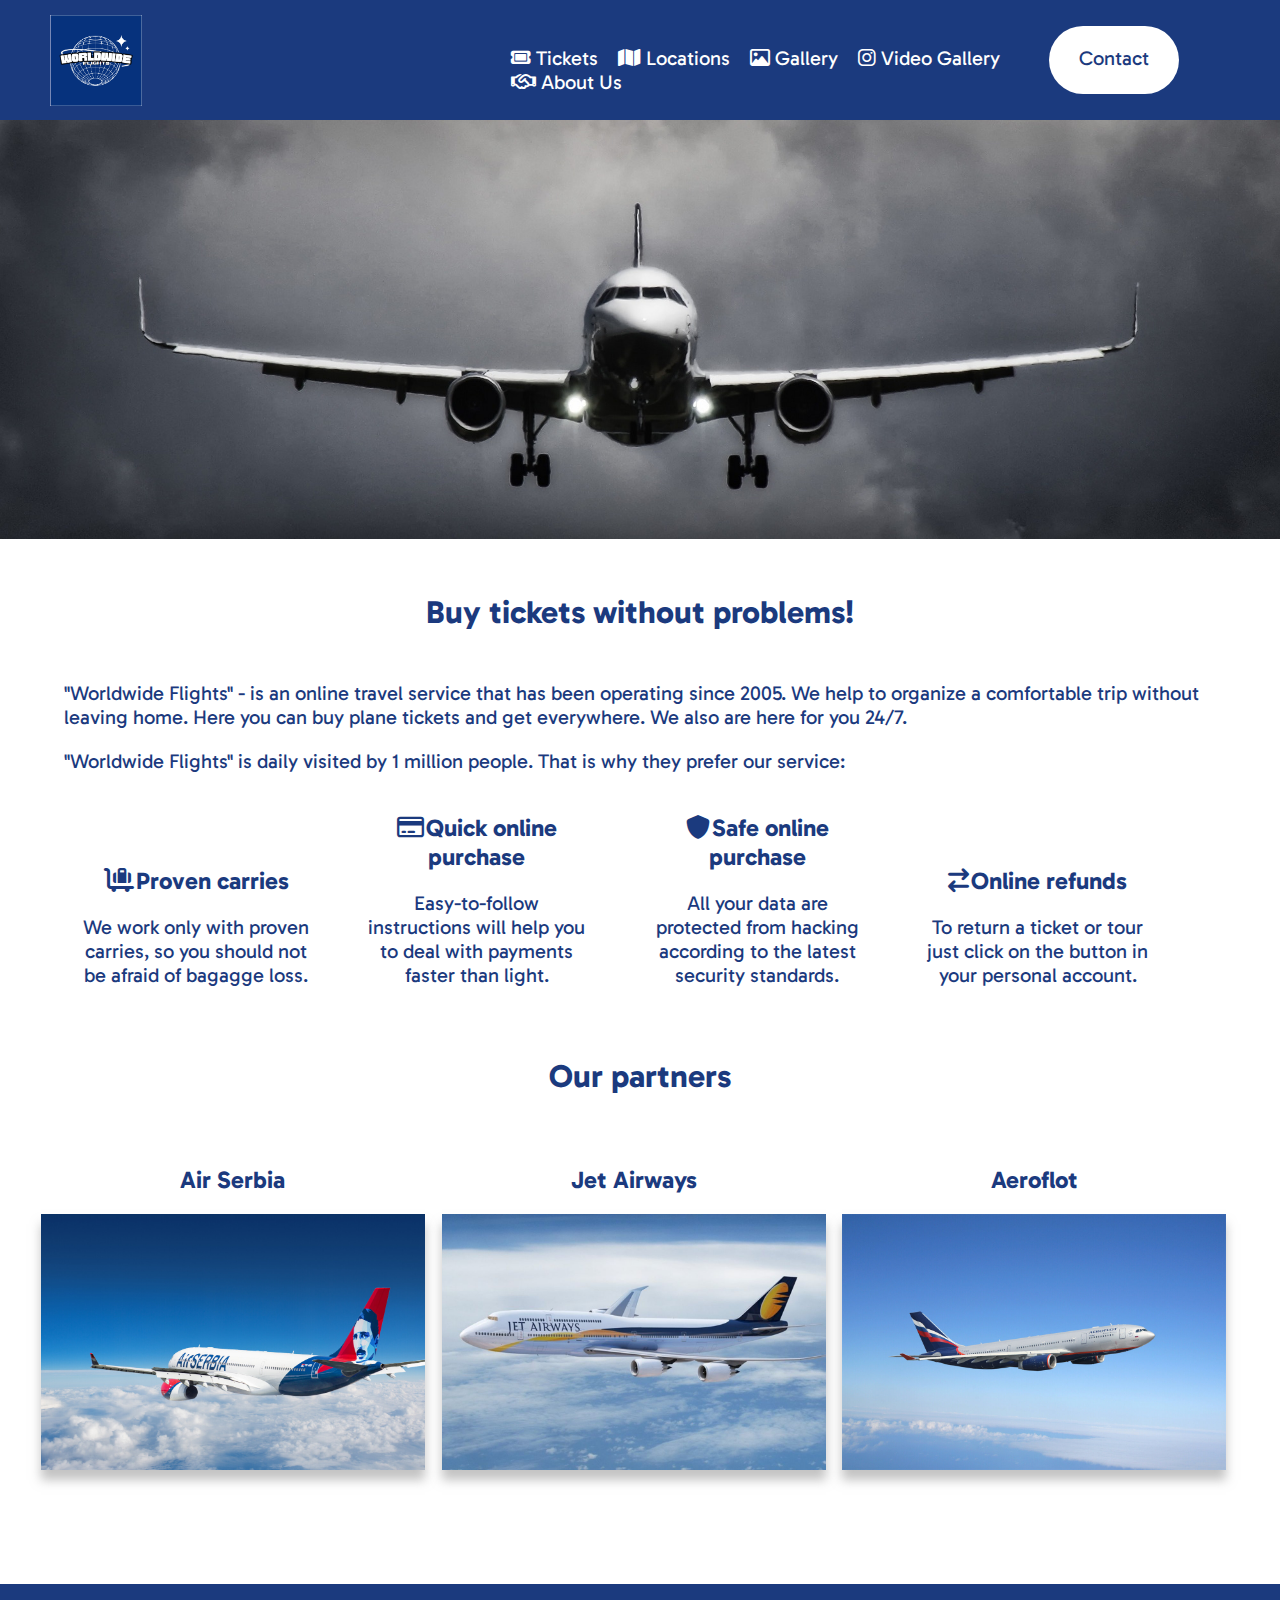
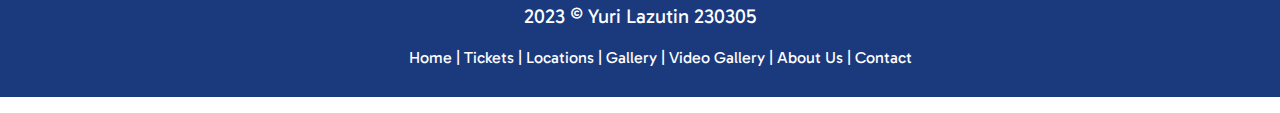
<file: Exam/index.html>
<!DOCTYPE html>
<html lang="en">

<head>
    <!-- USEFULL : 'cdnjs' 'font-awesome', 'W3C(cheking your site)', 'Animate.css', 'Bootsteps', 'Pexels'-->
    <meta charset="UTF-8">
    <meta name="viewport" content="width=device-width, initial-scale=1.0">
    <!-- FONTS -->
    <link href="https://fonts.googleapis.com/css2?family=Gabarito&display=swap" rel="stylesheet">
    <link href="https://fonts.googleapis.com/css2?family=Roboto&display=swap" rel="stylesheet">
    <!-- ICONS -->
    <link rel="stylesheet" href="https://cdnjs.cloudflare.com/ajax/libs/font-awesome/6.4.2/css/all.min.css">
    <!-- CSS -->
    <link rel="stylesheet" href="styles/header-footer.css">
    <link rel="stylesheet" href="styles/style-home.css">
    <title>Home</title>
</head>

<body>
    <!-- HEADER -->
    <header>
        <a href="index.html"><img src="img/logo.jpg" alt="logo"></a>
        <nav>
            <ul>
                <a href="tickets.html">
                    <li><i class="fa-solid fa-ticket fa-sm"></i>Tickets</li>
                </a>
                <a href="locations.html">
                    <li><i class="fa-solid fa-map"></i>Locations</li>
                </a>
                <a href="gallery.html">
                    <li><i class="fa-regular fa-image"></i>Gallery</li>
                </a>
                <a href="video.html">
                    <li><i class="fa-brands fa-instagram"></i>Video Gallery</li>
                </a>
                <a href="about.html">
                    <li><i class="fa-regular fa-handshake"></i>About Us</li>
                </a>
            </ul>
            <a href="contact.html" class="contact">
                <p>Contact</p>
            </a>
        </nav>
    </header>
    <!-- END OF HEADER -->

    <!-- CONTENT -->
    <div class="wrapper">
        <!-- BANNER -->
        <div class="banner">
            <img src="img/banner.jpg" alt="banner">
        </div>
        <!-- END OF BANNER -->

        <!-- INFO -->
        <div class="info">
            <h1>Buy tickets without problems!</h1>
            <p>"Worldwide Flights" - is an online travel service that has been operating since 2005. We help to organize
                a comfortable trip without leaving home. Here you can buy plane tickets and get everywhere. We also are
                here for you 24/7.</p>
            <p>"Worldwide Flights" is daily visited by 1 million people. That is why they prefer our service:</p>
            <div class="pluses">
                <h2><i class="fa-solid fa-cart-flatbed-suitcase"></i>Proven carries</h2>
                <p>We work only with proven carries, so you should not be afraid of bagagge loss.</p>
            </div>
            <div class="pluses">
                <h2><i class="fa-regular fa-credit-card"></i>Quick online purchase</h2>
                <p>Easy-to-follow instructions will help you to deal with payments faster than light.</p>
            </div>
            <div class="pluses">
                <h2><i class="fa-solid fa-shield"></i>Safe online purchase</h2>
                <p>All your data are protected from hacking according to the latest security standards.</p>
            </div>
            <div class="pluses">
                <h2><i class="fa-solid fa-arrow-right-arrow-left"></i>Online refunds</h2>
                <p>To return a ticket or tour just click on the button in your personal account.</p>
            </div>
        </div>
        <!-- END OF INFO -->

        <!-- PARTNERS -->
        <div class="partners">
            <h1>Our partners</h1>
            <div class="name">
                <a href="https://airserbia.com/en">
                    <h2>Air Serbia</h2>
                </a>
                <img src="img/airserbia.jpg" alt="airserbia">
            </div>
            <div class="name">
                <a href="https://www.jetairways.com/">
                    <h2>Jet Airways</h2>
                </a>
                <img src="img/jetairways.jpg" alt="jetairways">
            </div>
            <div class="name">
                <a href="https://www.aeroflot.ru/xx-en">
                    <h2>Aeroflot</h2>
                </a>
                <img src="img/aeroflot.jpg" alt="aeroflot">
            </div>
        </div>
        <!-- END OF PARTNERS -->
    </div>
    <!-- END OF CONTENT -->

    <!-- FOOTER -->
    <footer>
        <p>2023 &copy; Yuri Lazutin 230305</p>
        <ul>
            <a href="index.html">
                <li>Home |</li>
            </a>
            <a href="tickets.html">
                <li>Tickets |</li>
            </a>
            <a href="locations.html">
                <li>Locations |</li>
            </a>
            <a href="gallery.html">
                <li>Gallery |</li>
            </a>
            <a href="video.html">
                <li>Video Gallery |</li>
            </a>
            <a href="about.html">
                <li>About Us |</li>
            </a>
            <a href="contact.html">
                <li>Contact</li>
            </a>
        </ul>
    </footer>
    <!-- END OF FOOTER -->
</body>

</html>
</file>
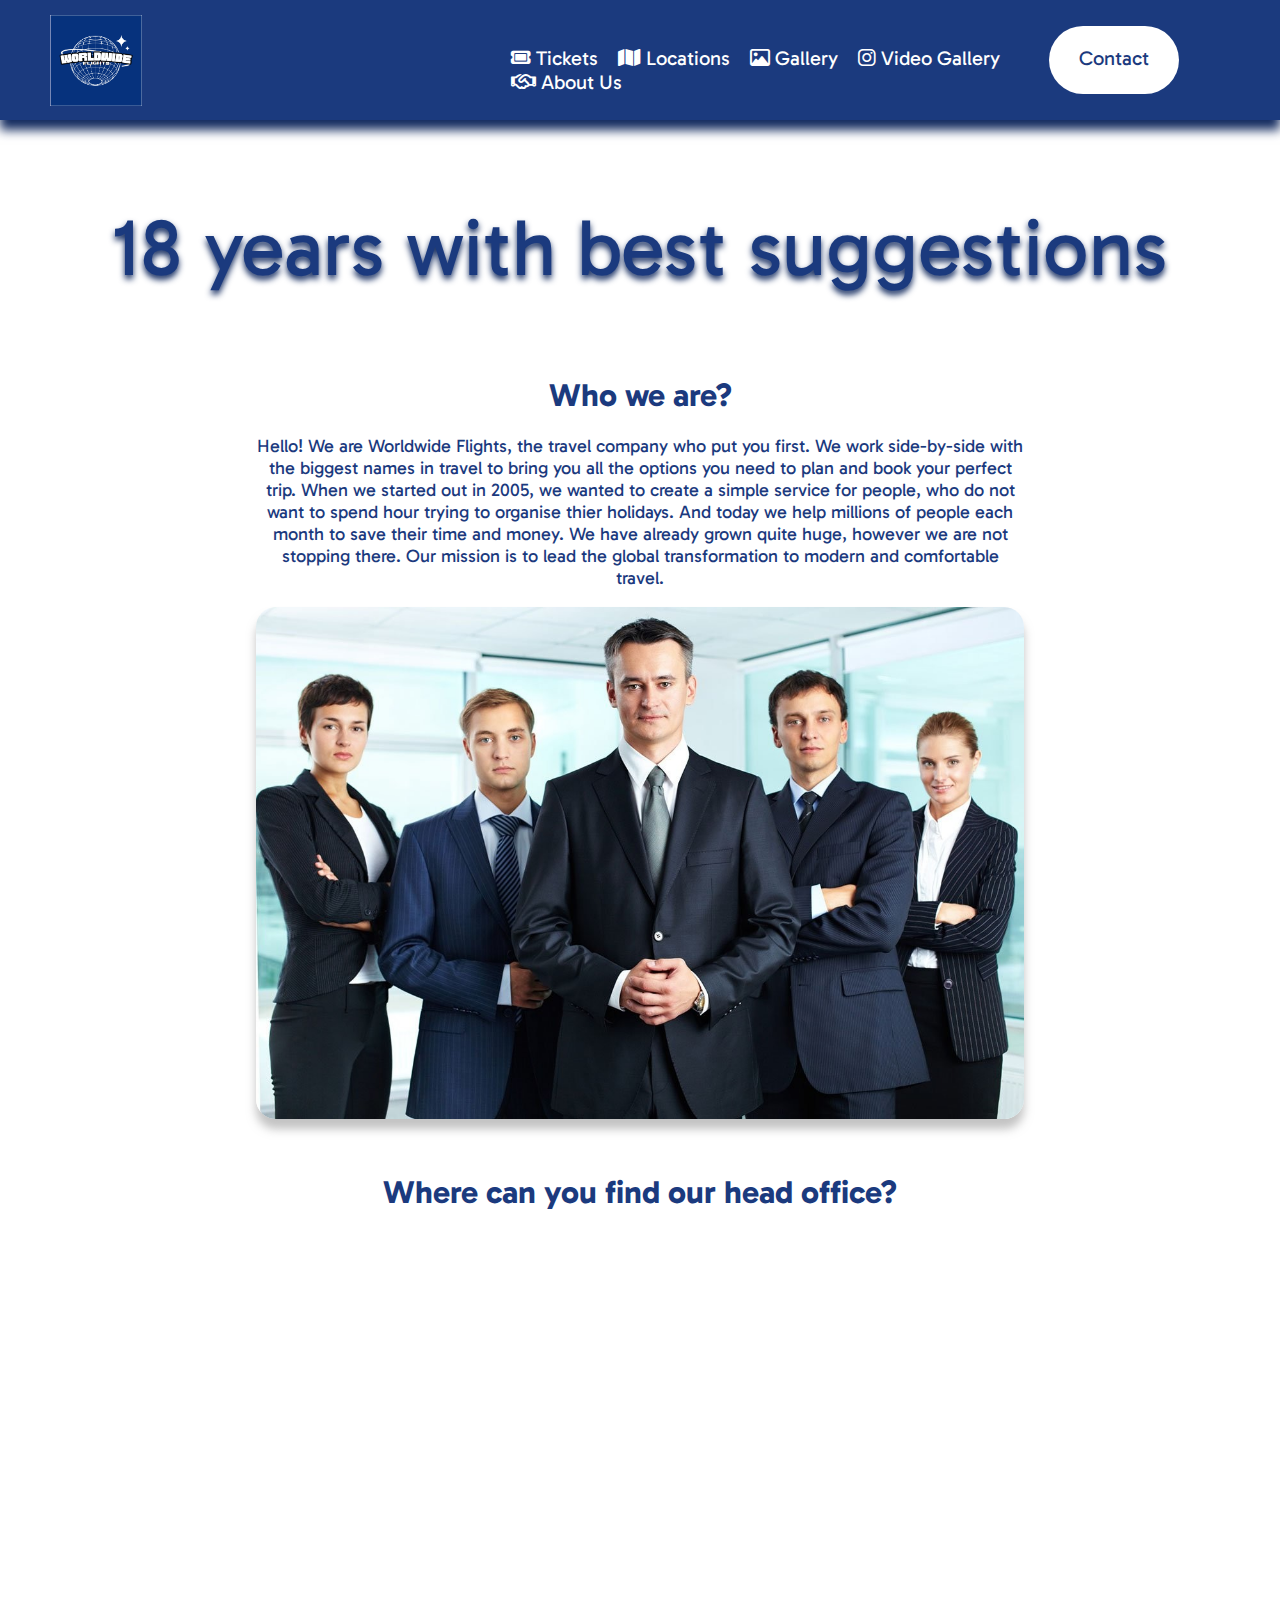
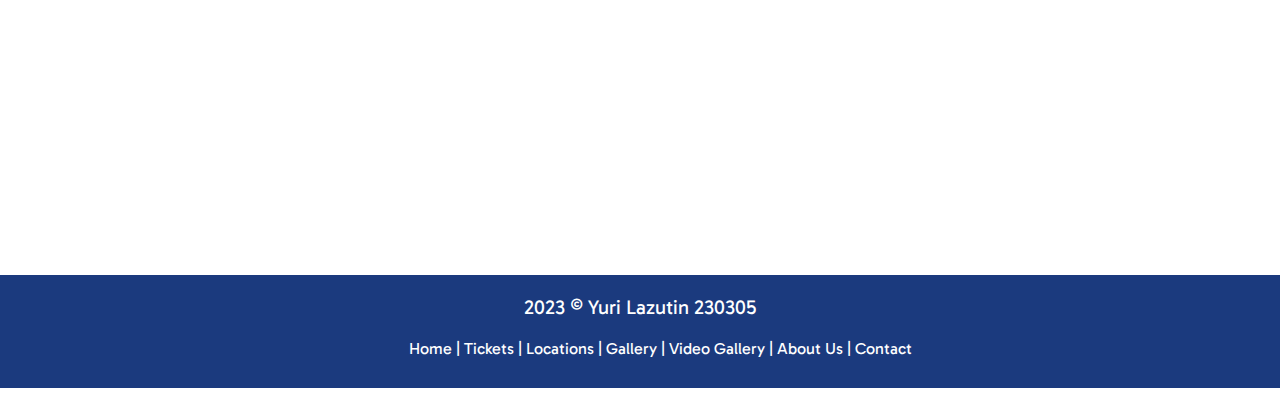
<file: Exam/about.html>
<!DOCTYPE html>
<html lang="en">

<head>
    <!-- USEFULL : 'cdnjs' 'font-awesome', 'W3C(cheking your site)', 'Animate.css', 'Bootsteps', 'Pexels'-->
    <meta charset="UTF-8">
    <meta name="viewport" content="width=device-width, initial-scale=1.0">
    <!-- FONTS -->
    <link href="https://fonts.googleapis.com/css2?family=Gabarito&display=swap" rel="stylesheet">
    <!-- ICONS -->
    <link rel="stylesheet" href="https://cdnjs.cloudflare.com/ajax/libs/font-awesome/6.4.2/css/all.min.css">
    <!-- CSS -->
    <link rel="stylesheet" href="styles/header-footer.css">
    <link rel="stylesheet" href="styles/style-about.css">
    <title>About</title>
</head>

<body>
    <!-- HEADER -->
    <header>
        <a href="index.html"><img src="img/logo.jpg" alt="logo"></a>
        <nav>
            <ul>
                <a href="tickets.html">
                    <li><i class="fa-solid fa-ticket fa-sm"></i>Tickets</li>
                </a>
                <a href="locations.html">
                    <li><i class="fa-solid fa-map"></i>Locations</li>
                </a>
                <a href="gallery.html">
                    <li><i class="fa-regular fa-image"></i>Gallery</li>
                </a>
                <a href="video.html">
                    <li><i class="fa-brands fa-instagram"></i>Video Gallery</li>
                </a>
                <a href="about.html">
                    <li><i class="fa-regular fa-handshake"></i>About Us</li>
                </a>
            </ul>
            <a href="contact.html" class="contact">
                <p>Contact</p>
            </a>
        </nav>
    </header>
    <!-- END OF HEADER -->

    <!-- CONTENT -->
    <div class="wrapper">
        <div class="about">
            <p>18 years with best suggestions</p>
        </div>
        <div class="who">
            <h1>Who we are?</h1>
            <p>Hello! We are Worldwide Flights, the travel company who put you first. We work side-by-side with the
                biggest names in travel to bring you all the options you need to plan and book your perfect trip. When
                we started out in 2005, we wanted to create a simple service for people, who do not want to spend hour
                trying to organise thier holidays. And today we help millions of people each month to save their time
                and money. We have already grown quite huge, however we are not stopping there. Our mission is to lead
                the global transformation to modern and comfortable travel.</p>
            <img src="img/team.jpg" alt="team">
        </div>
        <div class="where">
            <h1>Where can you find our head office?</h1>
            <iframe
                src="https://www.google.com/maps/embed?pb=!1m18!1m12!1m3!1d2001.6911907750782!2d20.447990934955552!3d44.80488070738594!2m3!1f0!2f0!3f0!3m2!1i1024!2i768!4f13.1!3m3!1m2!1s0x475a6fffdbb88825%3A0xf210dd1d76a55f96!2sBelgrade%20Tower!5e0!3m2!1sru!2srs!4v1698171552067!5m2!1sru!2srs"
                style="border:0;" allowfullscreen="" loading="lazy"
                referrerpolicy="no-referrer-when-downgrade"></iframe>
        </div>
    </div>
    <!-- END OF CONTENT -->

    <!-- FOOTER -->
    <footer>
        <p>2023 &copy; Yuri Lazutin 230305</p>
        <ul>
            <a href="index.html">
                <li>Home |</li>
            </a>
            <a href="tickets.html">
                <li>Tickets |</li>
            </a>
            <a href="locations.html">
                <li>Locations |</li>
            </a>
            <a href="gallery.html">
                <li>Gallery |</li>
            </a>
            <a href="video.html">
                <li>Video Gallery |</li>
            </a>
            <a href="about.html">
                <li>About Us |</li>
            </a>
            <a href="contact.html">
                <li>Contact</li>
            </a>
        </ul>
    </footer>
    <!-- END OF FOOTER -->

</body>

</html>
</file>
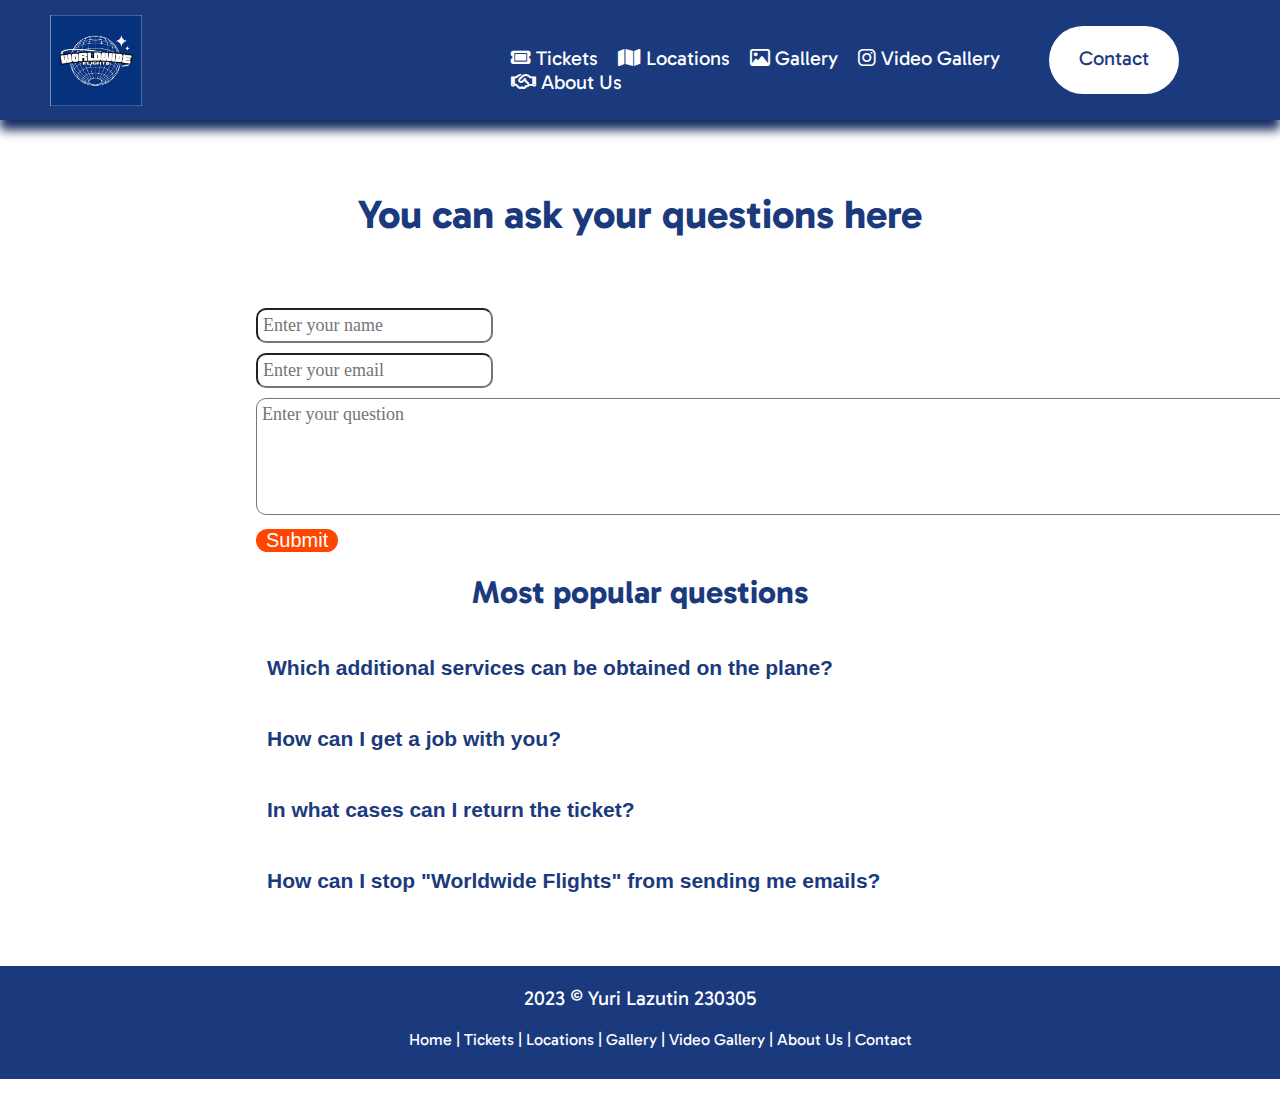
<file: Exam/contact.html>
<!DOCTYPE html>
<html lang="en">

<head>
    <!-- USEFULL : 'cdnjs' 'font-awesome', 'W3C(cheking your site)', 'Animate.css', 'Bootsteps', 'Pexels'-->
    <meta charset="UTF-8">
    <meta name="viewport" content="width=device-width, initial-scale=1.0">
    <!-- FONTS -->
    <link href="https://fonts.googleapis.com/css2?family=Gabarito&display=swap" rel="stylesheet">
    <!-- ICONS -->
    <link rel="stylesheet" href="https://cdnjs.cloudflare.com/ajax/libs/font-awesome/6.4.2/css/all.min.css">
    <!-- CSS -->
    <link rel="stylesheet" href="styles/header-footer.css">
    <link rel="stylesheet" href="styles/style-contact.css">
    <title>Contact</title>
</head>

<body>
    <!-- HEADER -->
    <header>
        <a href="index.html"><img src="img/logo.jpg" alt="logo"></a>
        <nav>
            <ul>
                <a href="tickets.html">
                    <li><i class="fa-solid fa-ticket fa-sm"></i>Tickets</li>
                </a>
                <a href="locations.html">
                    <li><i class="fa-solid fa-map"></i>Locations</li>
                </a>
                <a href="gallery.html">
                    <li><i class="fa-regular fa-image"></i>Gallery</li>
                </a>
                <a href="video.html">
                    <li><i class="fa-brands fa-instagram"></i>Video Gallery</li>
                </a>
                <a href="about.html">
                    <li><i class="fa-regular fa-handshake"></i>About Us</li>
                </a>
            </ul>
            <a href="contact.html" class="contact">
                <p>Contact</p>
            </a>
        </nav>
    </header>
    <!-- END OF HEADER -->

    <!-- CONTENT -->
    <div class="wrapper">
        <!-- FORM -->
        <div class="form">
            <h1>You can ask your questions here</h1>
            <form action="#" id="add">
                <div class="box">
                    <input data-max-length="19" data-min-length="2" type="text" id="name" placeholder="Enter your name"
                        class="name">
                </div>
                <div class="box">
                    <input data-min-length="6" type="text" placeholder="Enter your email" class="email">
                </div>
                <textarea cols="111" rows="5" placeholder="Enter your question" class="area"></textarea>
                <button type="submit" class="submit">Submit</button>
            </form>
        </div>
        <!-- END OF FORM -->

        <!-- QUESTIONS -->
        <div class="most">
            <h1>Most popular questions</h1>
            <button class="button">
                <h2>Which additional services can be obtained on the plane?</h2>
            </button>
            <div class="content">
                <p>A number of airlines provide special services on board their aircraft. If you need any service, ask
                    the airline if it can provide such a service, before buying a ticket. The airline will answer in 24
                    hours.</p>
            </div>
            <button class="button">
                <h2>How can I get a job with you?</h2>
            </button>
            <div class="content">
                <p>Find a suitable vacancy and send your resume to <a href="mailto:iorgen8888@gmail.com">our email</a>.
                </p>
            </div>
            <button class="button">
                <h2>In what cases can I return the ticket?</h2>
            </button>
            <div class="content">
                <ul>
                    <li>This is provided by your tariff.</li>
                    <li>You have purchased the "ticket refund" service additionally.</li>
                    <li>You have a non-refundable ticket, but you cannot leave for a good reason.</li>
                </ul>
            </div>
            <button class="button">
                <h2>How can I stop "Worldwide Flights" from sending me emails?</h2>
            </button>
            <div class="content">
                <p>You can easily unsubscribe using the 'Unsubscribe' link that's at the bottom of all our emails.</p>
            </div>
        </div>
        <!-- END OF QUESTIONS -->
    </div>
    <!-- END OF CONTENT -->

    <!-- FOOTER -->
    <footer>
        <p>2023 &copy; Yuri Lazutin 230305</p>
        <ul>
            <a href="index.html">
                <li>Home |</li>
            </a>
            <a href="tickets.html">
                <li>Tickets |</li>
            </a>
            <a href="locations.html">
                <li>Locations |</li>
            </a>
            <a href="gallery.html">
                <li>Gallery |</li>
            </a>
            <a href="video.html">
                <li>Video Gallery |</li>
            </a>
            <a href="about.html">
                <li>About Us |</li>
            </a>
            <a href="contact.html">
                <li>Contact</li>
            </a>
        </ul>
    </footer>
    <!-- END OF FOOTER -->

    <!-- JS -->
    <script src="main/contact.js"></script>
</body>

</html>
</file>
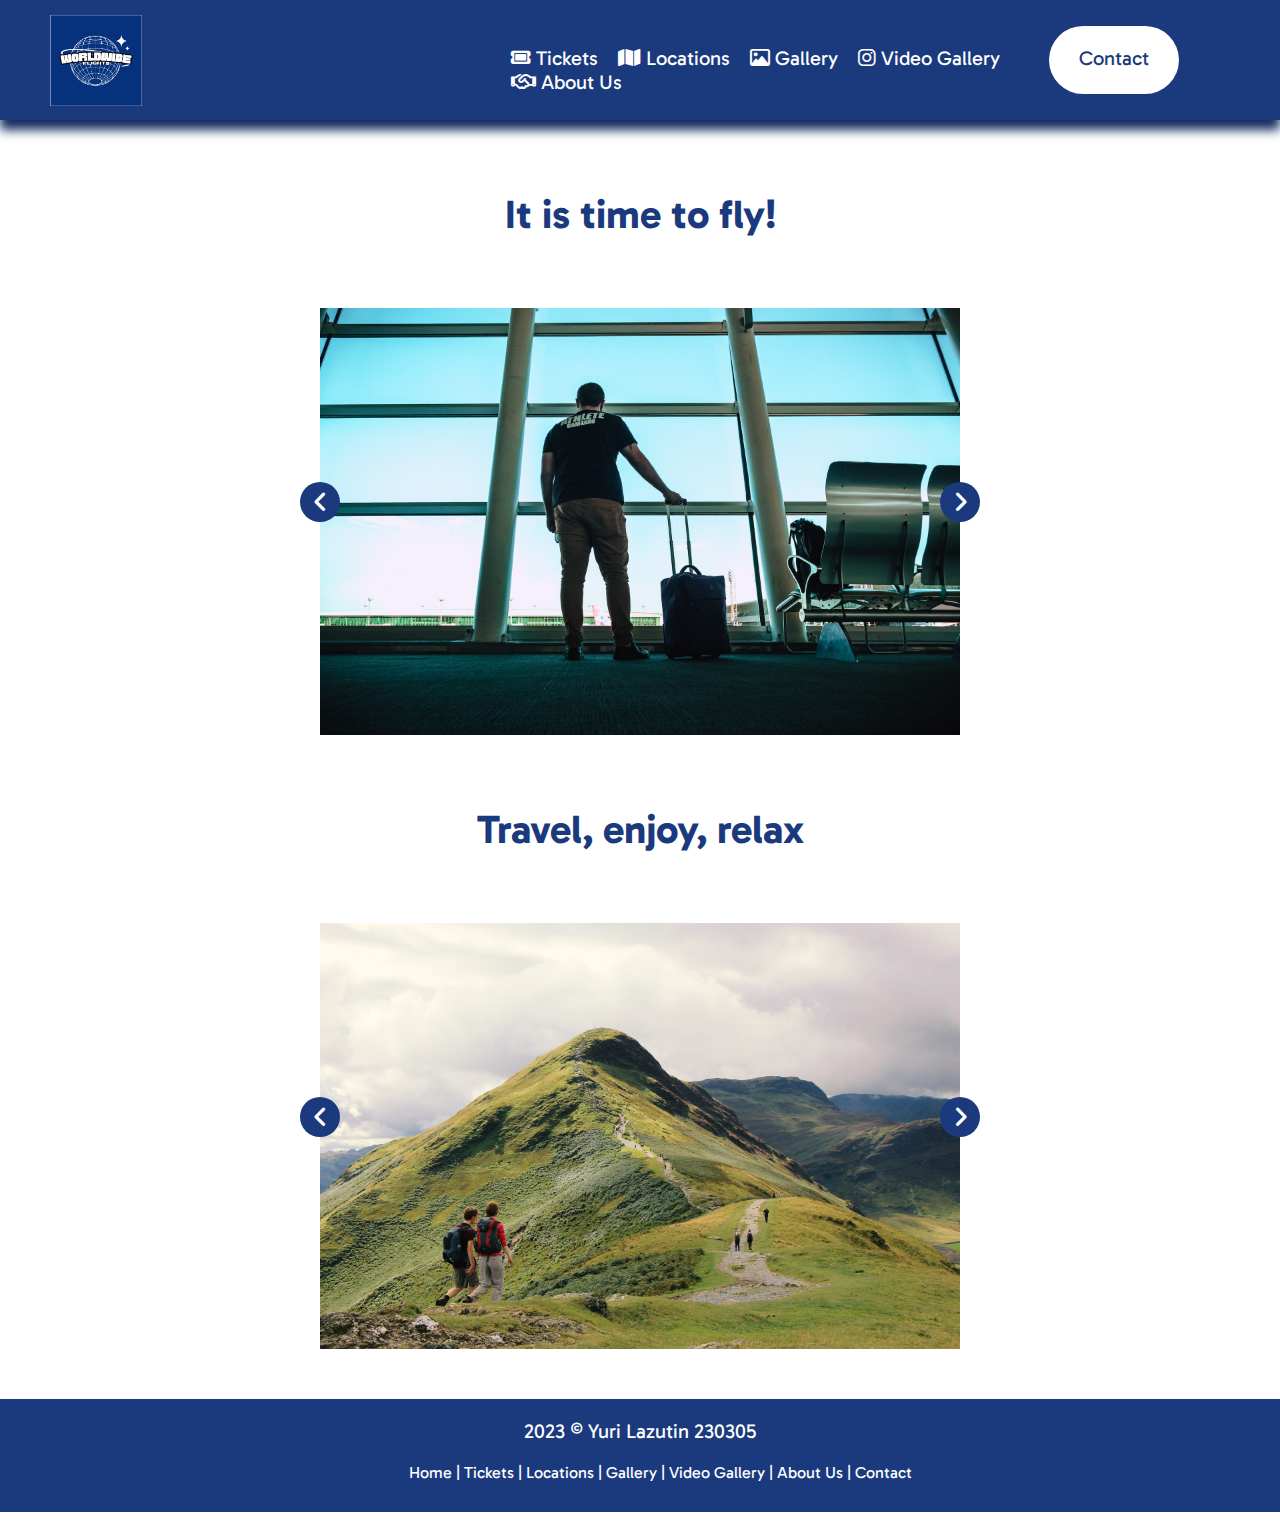
<file: Exam/gallery.html>
<!DOCTYPE html>
<html lang="en">

<head>
    <!-- USEFULL : 'cdnjs' 'font-awesome', 'W3C(cheking your site)', 'Animate.css', 'Bootsteps', 'Pexels'-->
    <meta charset="UTF-8">
    <meta name="viewport" content="width=device-width, initial-scale=1.0">
    <!-- FONTS -->
    <link href="https://fonts.googleapis.com/css2?family=Gabarito&display=swap" rel="stylesheet">
    <!-- ICONS -->
    <link rel="stylesheet" href="https://cdnjs.cloudflare.com/ajax/libs/font-awesome/6.4.2/css/all.min.css">
    <!-- CSS -->
    <link rel="stylesheet" href="styles/header-footer.css">
    <link rel="stylesheet" href="styles/style-gallery.css">
    <title>Gallery</title>
</head>

<body>
    <!-- HEADER -->
    <header>
        <a href="index.html"><img src="img/logo.jpg" alt="logo"></a>
        <nav>
            <ul>
                <a href="tickets.html">
                    <li><i class="fa-solid fa-ticket fa-sm"></i>Tickets</li>
                </a>
                <a href="locations.html">
                    <li><i class="fa-solid fa-map"></i>Locations</li>
                </a>
                <a href="gallery.html">
                    <li><i class="fa-regular fa-image"></i>Gallery</li>
                </a>
                <a href="video.html">
                    <li><i class="fa-brands fa-instagram"></i>Video Gallery</li>
                </a>
                <a href="about.html">
                    <li><i class="fa-regular fa-handshake"></i>About Us</li>
                </a>
            </ul>
            <a href="contact.html" class="contact">
                <p>Contact</p>
            </a>
        </nav>
    </header>
    <!-- END OF HEADER -->

    <!-- CONTENT -->
    <div class="wrapper">
        <!-- FIRST SLIDER -->
        <div class="flight">
            <h1>It is time to fly!</h1>
            <i id="left" class="fa-solid fa-angle-left one"></i>
            <div class="slider">
                <img src="img/flight1.jpg" alt="flight1">
                <img src="img/flight2.jpg" alt="flight2">
                <img src="img/flight3.jpg" alt="flight3">
                <img src="img/flight4.jpg" alt="flight4">
                <img src="img/flight5.jpg" alt="flight5">
                <img src="img/flight6.jpg" alt="flight6">
            </div>
            <i id="right" class="fa-solid fa-angle-right two"></i>
        </div>
        <!-- END OF FIRST SLIDER -->

        <!-- SECOND SLIDER -->
        <div class="relax">
            <h1>Travel, enjoy, relax</h1>
            <i id="left_1" class="fa-solid fa-angle-left three"></i>
            <div class="slider_1">
                <img src="img/gallery1.jpg" alt="gellery1">
                <img src="img/gallery2.jpg" alt="gellery2">
                <img src="img/gallery3.jpg" alt="gellery3">
                <img src="img/gallery4.jpg" alt="gellery4">
                <img src="img/gallery5.jpg" alt="gellery5">
                <img src="img/gallery6.jpg" alt="gellery6">
            </div>
            <i id="right_1" class="fa-solid fa-angle-right four"></i>
        </div>
        <!-- END OF SECOND SLIDER -->
    </div>
    <!-- END OF CONTENT -->

    <!-- FOOTER -->
    <footer>
        <p>2023 &copy; Yuri Lazutin 230305</p>
        <ul>
            <a href="index.html">
                <li>Home |</li>
            </a>
            <a href="tickets.html">
                <li>Tickets |</li>
            </a>
            <a href="locations.html">
                <li>Locations |</li>
            </a>
            <a href="gallery.html">
                <li>Gallery |</li>
            </a>
            <a href="video.html">
                <li>Video Gallery |</li>
            </a>
            <a href="about.html">
                <li>About Us |</li>
            </a>
            <a href="contact.html">
                <li>Contact</li>
            </a>
        </ul>
    </footer>
    <!-- END OF FOOTER -->

    <!-- JS -->
    <script src="main/gallery.js"></script>
</body>

</html>
</file>
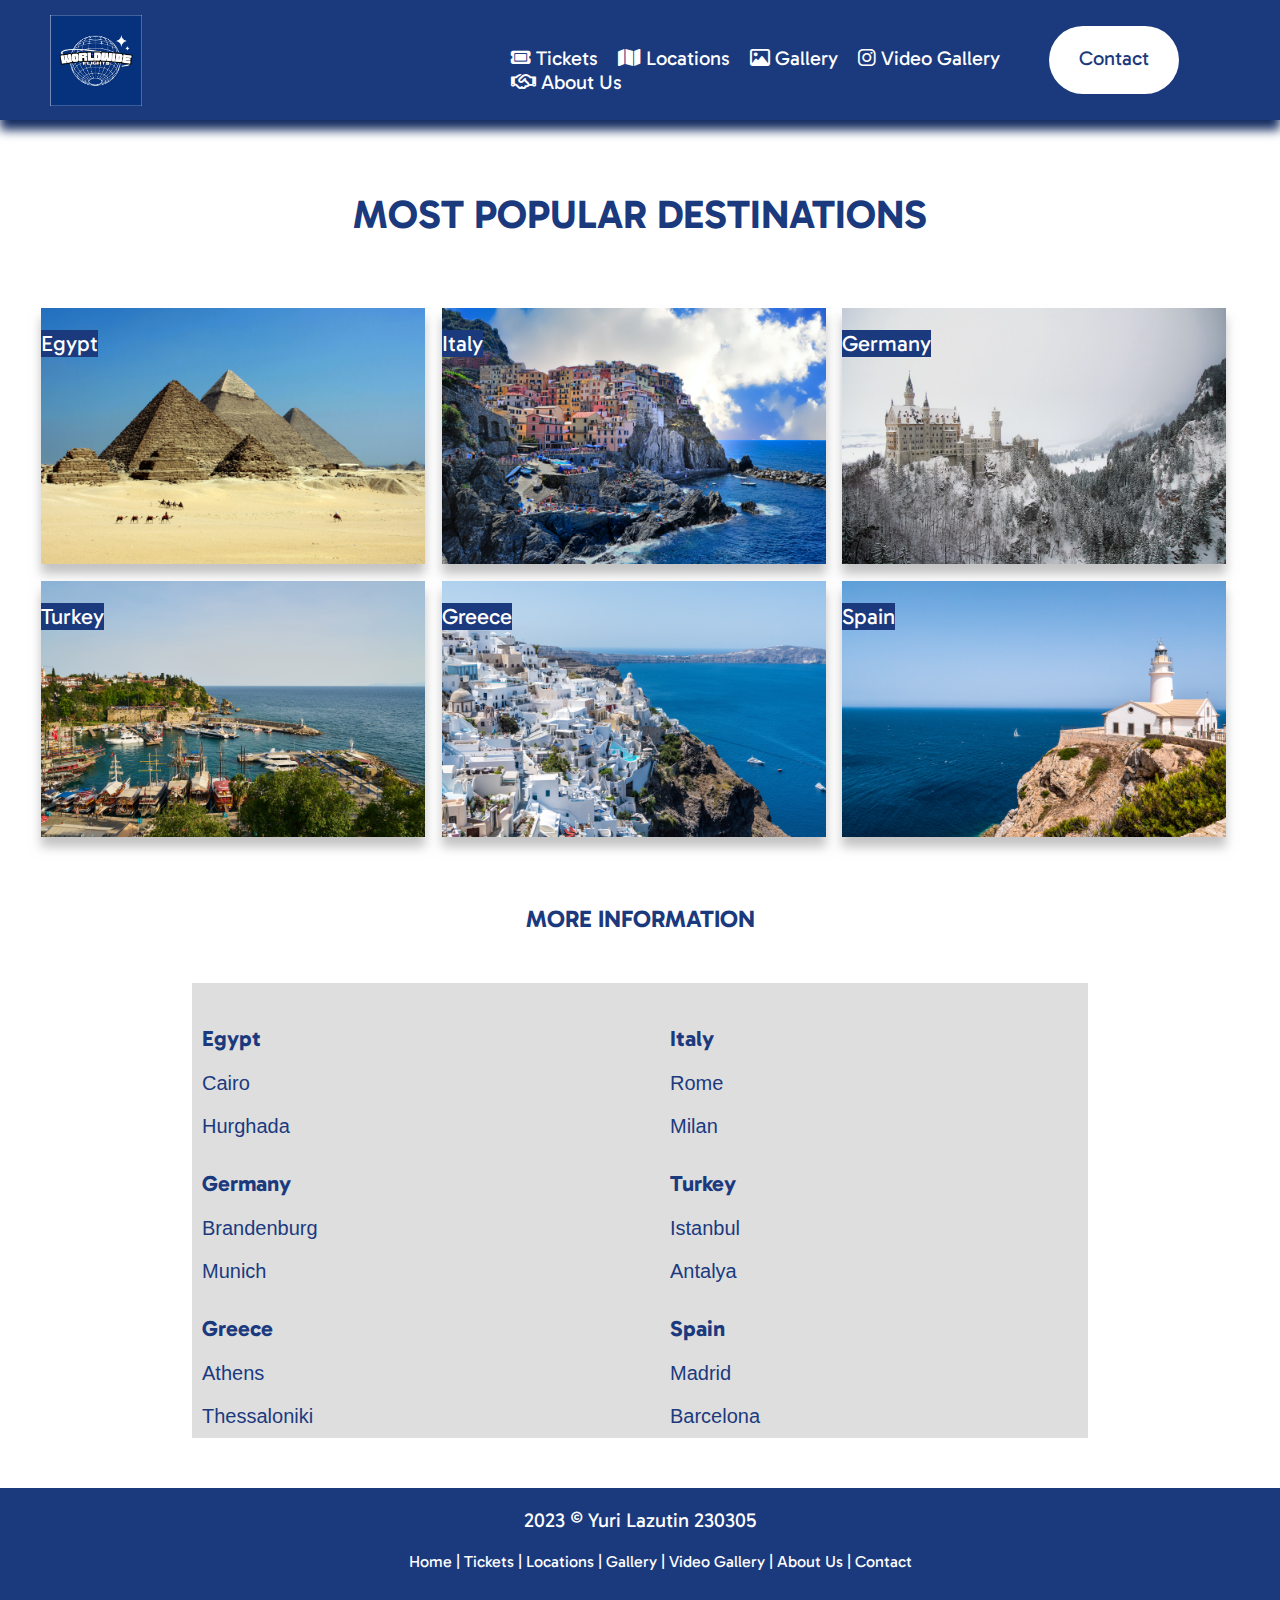
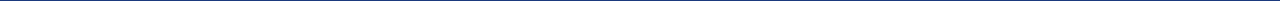
<file: Exam/locations.html>
<!DOCTYPE html>
<html lang="en">

<head>
    <meta charset="UTF-8">
    <meta name="viewport" content="width=device-width, initial-scale=1.0">
    <!-- FONTS -->
    <link href="https://fonts.googleapis.com/css2?family=Gabarito&display=swap" rel="stylesheet">
    <!-- ICONS -->
    <link rel="stylesheet" href="https://cdnjs.cloudflare.com/ajax/libs/font-awesome/6.4.2/css/all.min.css">
    <!-- CSS -->
    <link rel="stylesheet" href="styles/header-footer.css">
    <link rel="stylesheet" href="styles/style-locations.css">
    <title>Locations</title>
</head>

<body>
    <!-- HEADER -->
    <header>
        <a href="index.html"><img src="img/logo.jpg" alt="logo"></a>
        <nav>
            <ul>
                <a href="tickets.html">
                    <li><i class="fa-solid fa-ticket fa-sm"></i>Tickets</li>
                </a>
                <a href="locations.html">
                    <li><i class="fa-solid fa-map"></i>Locations</li>
                </a>
                <a href="gallery.html">
                    <li><i class="fa-regular fa-image"></i>Gallery</li>
                </a>
                <a href="video.html">
                    <li><i class="fa-brands fa-instagram"></i>Video Gallery</li>
                </a>
                <a href="about.html">
                    <li><i class="fa-regular fa-handshake"></i>About Us</li>
                </a>
            </ul>
            <a href="contact.html" class="contact">
                <p>Contact</p>
            </a>
        </nav>
    </header>
    <!-- END OF HEADER -->

    <!-- CONTENT -->
    <div class="wrapper">
        <!-- POPULAR -->
        <div class="best">
            <h1>MOST POPULAR DESTINATIONS</h1>
            <div class="places">
                <p>Egypt</p>
                <img src="img/egypt.jpg" alt="egypt">
            </div>
            <div class="places">
                <p>Italy</p>
                <img src="img/italy.jpg" alt="italy">
            </div>
            <div class="places">
                <p>Germany</p>
                <img src="img/germany.jpg" alt="germany">
            </div>
            <div class="places">
                <p>Turkey</p>
                <img src="img/turkey.jpg" alt="turkey">
            </div>
            <div class="places">
                <p>Greece</p>
                <img src="img/greece.jpg" alt="greece">
            </div>
            <div class="places">
                <p>Spain</p>
                <img src="img/spain.jpg" alt="spain">
            </div>
        </div>
        <!-- END OF POPULAR -->

        <!-- MORE INFO -->
        <div class="more-info">
            <h2>MORE INFORMATION</h2>
            <div class="column">
                <div class="country">
                    <h3>Egypt</h3>
                    <button class="button">Cairo</button>
                    <div class="content">
                        <p>Airport: Cairo International Airport</p>
                        <p>Monday/Thursday</p>
                        <p>from 18.000 RSD$</p>
                        <p><a href="https://www.booking.com/index.en-gb.html">Book a hotel</a></p>
                    </div>
                    <button class="button">Hurghada</button>
                    <div class="content">
                        <p>Airport: Hurghada International Airport</p>
                        <p>Tuesday/Friday</p>
                        <p>from 24.000 RSD</p>
                        <p><a href="https://www.booking.com/index.en-gb.html">Book a hotel</a></p>
                    </div>
                </div>
                <div class="country">
                    <h3>Italy</h3>
                    <button class="button">Rome</button>
                    <div class="content">
                        <p>Airport: Leonardo da Vinci-Fiumicino Airport</p>
                        <p>Wednesday/Sunday</p>
                        <p>from 20.000 RSD</p>
                        <p><a href="https://www.booking.com/index.en-gb.html">Book a hotel</a></p>
                    </div>
                    <button class="button">Milan</button>
                    <div class="content">
                        <p>Airport: Milan Malpensa Airport</p>
                        <p>Tuesday/Saturday</p>
                        <p>from 14.000 RSD</p>
                        <p><a href="https://www.booking.com/index.en-gb.html">Book a hotel</a></p>
                    </div>
                </div>
                <div class="country">
                    <h3>Germany</h3>
                    <button class="button">Brandenburg</button>
                    <div class="content">
                        <p>Airport: Berlin Brandenburg Airport </p>
                        <p>Monday/Friday</p>
                        <p>from 23.000 RSD</p>
                        <p><a href="https://www.booking.com/index.en-gb.html">Book a hotel</a></p>
                    </div>
                    <button class="button">Munich</button>
                    <div class="content">
                        <p>Airport: Munich Airport</p>
                        <p>Wednesday/Saturday</p>
                        <p>from 28.000 RSD</p>
                        <p><a href="https://www.booking.com/index.en-gb.html">Book a hotel</a></p>
                    </div>
                </div>
                <div class="country">
                    <h3>Turkey</h3>
                    <button class="button">Istanbul</button>
                    <div class="content">
                        <p>Airport: Istanbul International Airport</p>
                        <p>Tuesday/Sunday</p>
                        <p>from 17.000 RSD</p>
                        <p><a href="https://www.booking.com/index.en-gb.html">Book a hotel</a></p>
                    </div>
                    <button class="button">Antalya</button>
                    <div class="content">
                        <p>Airport: Antalya International Airport</p>
                        <p>Monday/Saturday</p>
                        <p>from 18.000 RSD</p>
                        <p><a href="https://www.booking.com/index.en-gb.html">Book a hotel</a></p>
                    </div>
                </div>
                <div class="country">
                    <h3>Greece</h3>
                    <button class="button">Athens</button>
                    <div class="content">
                        <p>Airport: Eleftherios Venizelos International Airport</p>
                        <p>Wednesday/Friday</p>
                        <p>from 21.000 RSD</p>
                        <p><a href="https://www.booking.com/index.en-gb.html">Book a hotel</a></p>
                    </div>
                    <button class="button">Thessaloniki</button>
                    <div class="content">
                        <p>Airport: "Macedonia"</p>
                        <p>Monday/Wednesday</p>
                        <p>from 29.000 RSD</p>
                        <p><a href="https://www.booking.com/index.en-gb.html">Book a hotel</a></p>
                    </div>
                </div>
                <div class="country">
                    <h3>Spain</h3>
                    <button class="button">Madrid</button>
                    <div class="content">
                        <p>Airport: Adolfo Suárez Madrid-Barajas Airport</p>
                        <p>Tuesday/Thursday</p>
                        <p>from 30.000 RSD</p>
                        <p><a href="https://www.booking.com/index.en-gb.html">Book a hotel</a></p>
                    </div>
                    <button class="button">Barcelona</button>
                    <div class="content">
                        <p>Airport: Josep Tarradellas Barcelona-El Prat Airport</p>
                        <p>Monday/Sunday</p>
                        <p>from 15.000 RSD</p>
                        <p><a href="https://www.booking.com/index.en-gb.html">Book a hotel</a></p>
                    </div>
                </div>
            </div>
        </div>
        <!-- END OF MORE INFO -->
    </div>
    <!-- END OF CONTENT -->

    <!-- FOOTER -->
    <footer>
        <p>2023 &copy; Yuri Lazutin 230305</p>
        <ul>
            <a href="index.html">
                <li>Home |</li>
            </a>
            <a href="tickets.html">
                <li>Tickets |</li>
            </a>
            <a href="locations.html">
                <li>Locations |</li>
            </a>
            <a href="gallery.html">
                <li>Gallery |</li>
            </a>
            <a href="video.html">
                <li>Video Gallery |</li>
            </a>
            <a href="about.html">
                <li>About Us |</li>
            </a>
            <a href="contact.html">
                <li>Contact</li>
            </a>
        </ul>
    </footer>
    <!-- END OF FOOTER -->

    <!-- JS -->
    <script src="main/locations.js"></script>
</body>

</html>
</file>
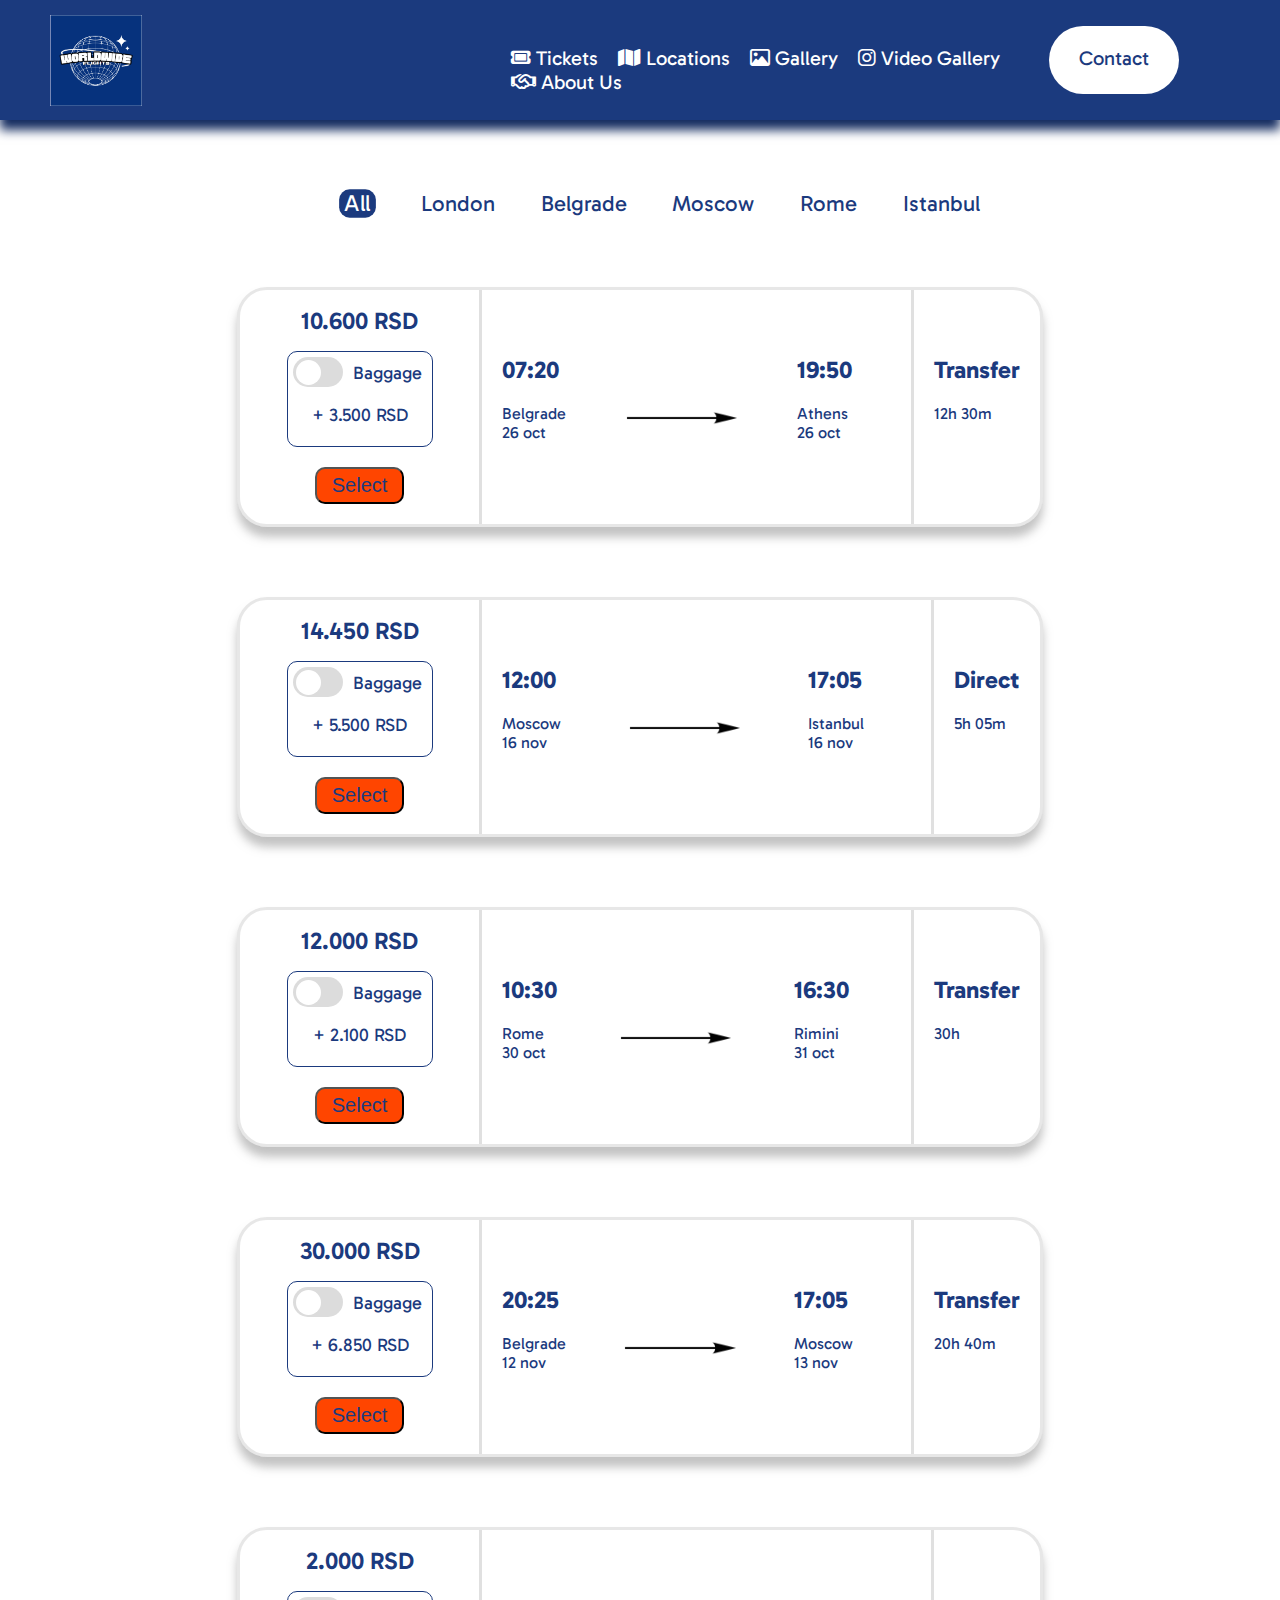
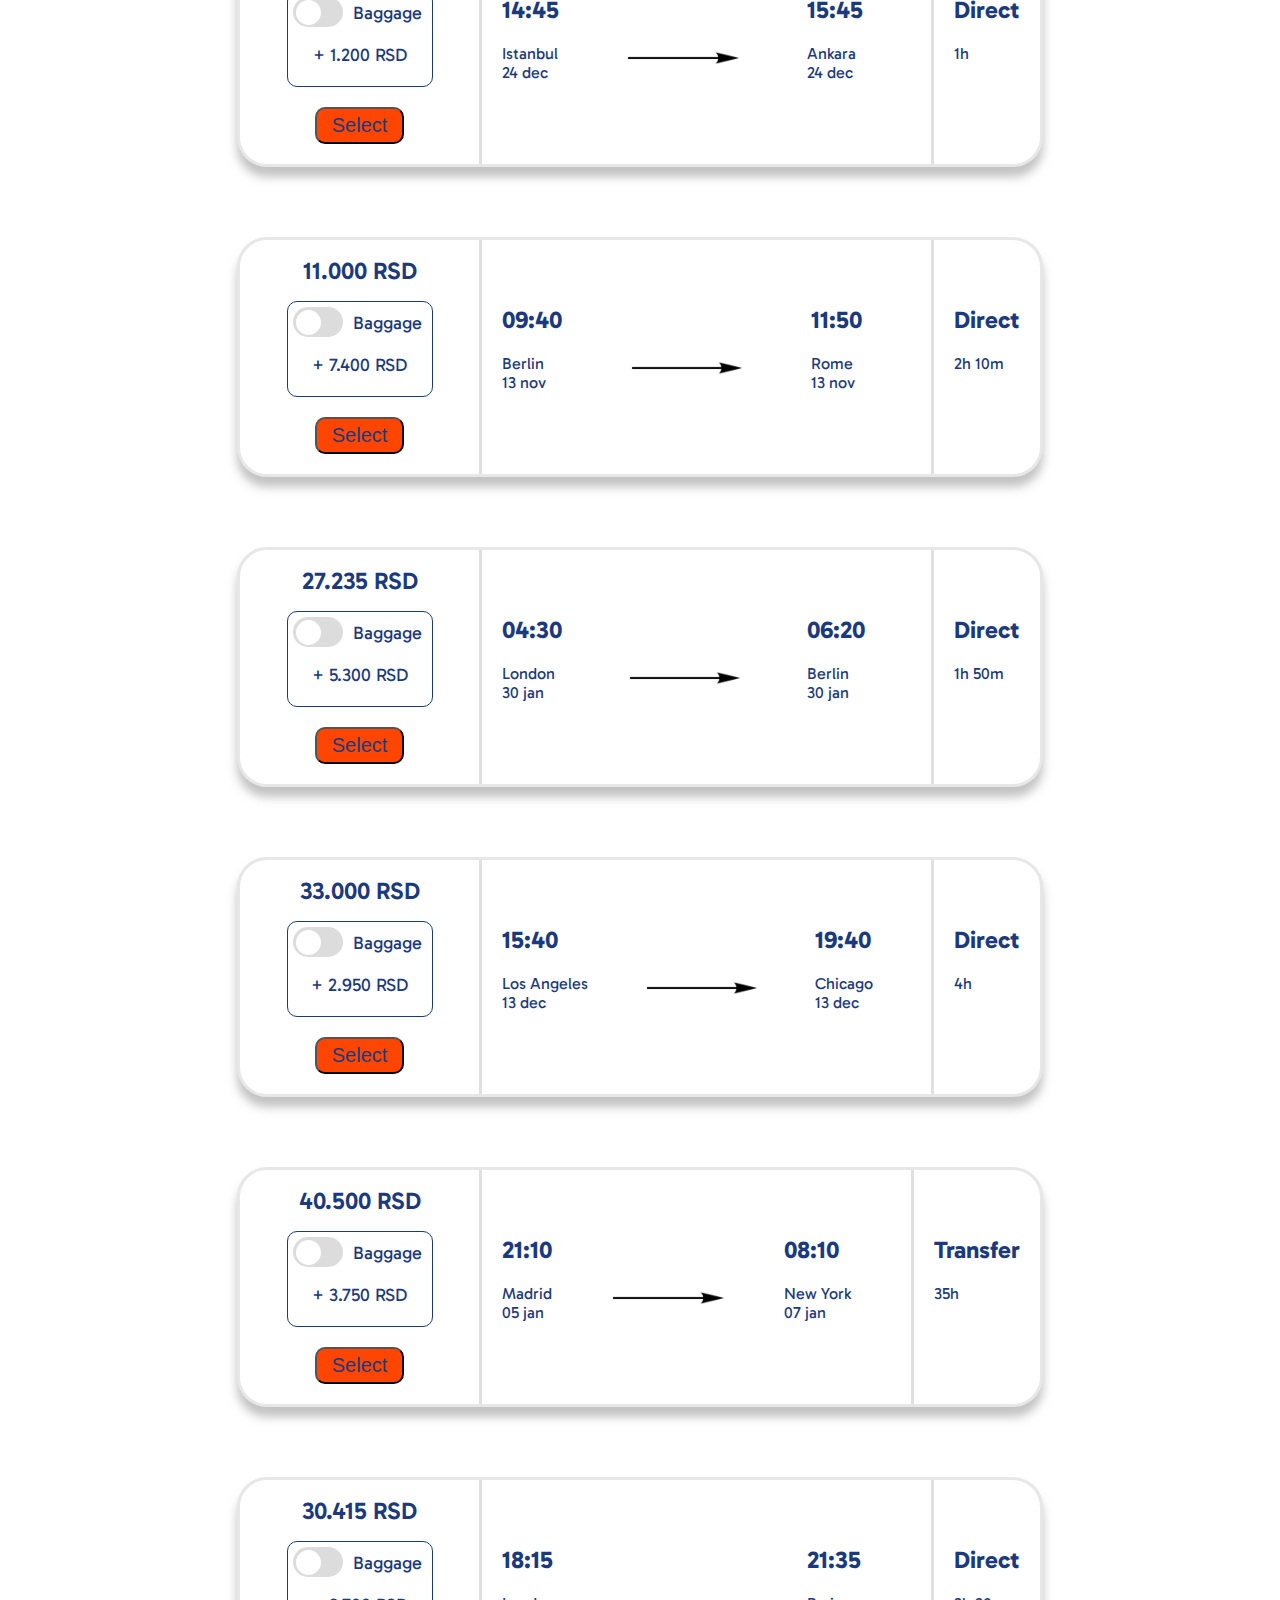
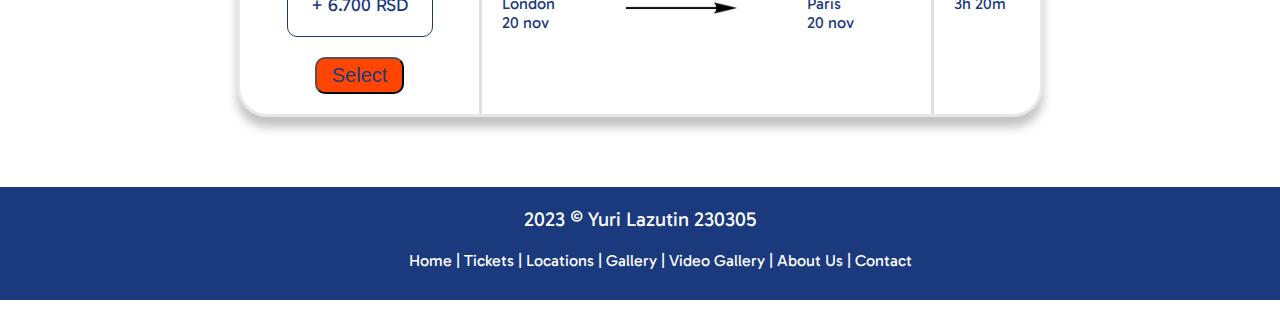
<file: Exam/tickets.html>
<!DOCTYPE html>
<html lang="en">

<head>
    <!-- USEFULL : 'cdnjs' 'font-awesome', 'W3C(cheking your site)', 'Animate.css', 'Bootsteps', 'Pexels'-->
    <meta charset="UTF-8">
    <meta name="viewport" content="width=device-width, initial-scale=1.0">
    <!-- FONTS -->
    <link href="https://fonts.googleapis.com/css2?family=Gabarito&display=swap" rel="stylesheet">
    <!-- ICONS -->
    <link rel="stylesheet" href="https://cdnjs.cloudflare.com/ajax/libs/font-awesome/6.4.2/css/all.min.css">
    <!-- CSS -->
    <link rel="stylesheet" href="styles/header-footer.css">
    <link rel="stylesheet" href="styles/style-tickets.css">
    <title>Tickets</title>
</head>

<body>
    <!-- HEADER -->
    <header>
        <a href="index.html"><img src="img/logo.jpg" alt="logo"></a>
        <nav>
            <ul>
                <a href="tickets.html">
                    <li><i class="fa-solid fa-ticket fa-sm"></i>Tickets</li>
                </a>
                <a href="locations.html">
                    <li><i class="fa-solid fa-map"></i>Locations</li>
                </a>
                <a href="gallery.html">
                    <li><i class="fa-regular fa-image"></i>Gallery</li>
                </a>
                <a href="video.html">
                    <li><i class="fa-brands fa-instagram"></i>Video Gallery</li>
                </a>
                <a href="about.html">
                    <li><i class="fa-regular fa-handshake"></i>About Us</li>
                </a>
            </ul>
            <a href="contact.html" class="contact">
                <p>Contact</p>
            </a>
        </nav>
    </header>
    <!-- END OF HEADER -->

    <!-- CONTENT -->
    <div class="wrapper">
        <!-- FILTER -->
        <ul class="list">
            <li class="list-item active" data-id="all">All</li>
            <li class="list-item" data-id="london">London</li>
            <li class="list-item" data-id="belgrade">Belgrade</li>
            <li class="list-item" data-id="moscow">Moscow</li>
            <li class="list-item" data-id="rome">Rome</li>
            <li class="list-item" data-id="istanbul">Istanbul</li>
        </ul>
        <!-- END OF FILTER -->

        <!-- TICKETS -->
        <div class="main">
            <div class="ticket belgrade">
                <div class="left-part">
                    <h1>10.600 RSD</h1>
                    <div class="checkbox">
                        <label for="check1" class="label">
                            <input type="checkbox" id="check1" class="check">
                            <span class="name">Baggage</span>
                            <h2>+ 3.500 RSD</h2>
                        </label>
                    </div>
                    <button type="submit" class="select">Select</button>
                </div>
                <div class="right-part">
                    <div class="time">
                        <h2>07:20</h2>
                        <p>Belgrade</p>
                        <p>26 oct</p>
                    </div>
                    <div class="arrow">
                        <img src="img/arrow.jpg" alt="arrow">
                    </div>
                    <div class="time">
                        <h2>19:50</h2>
                        <p>Athens</p>
                        <p>26 oct</p>
                    </div>
                    <div class="time border">
                        <h2>Transfer</h2>
                        <p>12h 30m</p>
                    </div>
                </div>
            </div>
            <div class="ticket moscow istanbul">
                <div class="left-part">
                    <h1>14.450 RSD</h1>
                    <div class="checkbox">
                        <label for="check2" class="label">
                            <input type="checkbox" id="check2" class="check">
                            <span class="name">Baggage</span>
                            <h2>+ 5.500 RSD</h2>
                        </label>
                    </div>
                    <button type="submit" class="select">Select</button>
                </div>
                <div class="right-part">
                    <div class="time">
                        <h2>12:00</h2>
                        <p>Moscow</p>
                        <p>16 nov</p>
                    </div>
                    <div class="arrow">
                        <img src="img/arrow.jpg" alt="arrow">
                    </div>
                    <div class="time">
                        <h2>17:05</h2>
                        <p>Istanbul</p>
                        <p>16 nov</p>
                    </div>
                    <div class="time border">
                        <h2>Direct</h2>
                        <p>5h 05m</p>
                    </div>
                </div>
            </div>
            <div class="ticket rome">
                <div class="left-part">
                    <h1>12.000 RSD</h1>
                    <div class="checkbox">
                        <label for="check3" class="label">
                            <input type="checkbox" id="check3" class="check">
                            <span class="name">Baggage</span>
                            <h2>+ 2.100 RSD</h2>
                        </label>
                    </div>
                    <button type="submit" class="select">Select</button>
                </div>
                <div class="right-part">
                    <div class="time">
                        <h2>10:30</h2>
                        <p>Rome</p>
                        <p>30 oct</p>
                    </div>
                    <div class="arrow">
                        <img src="img/arrow.jpg" alt="arrow">
                    </div>
                    <div class="time">
                        <h2>16:30</h2>
                        <p>Rimini</p>
                        <p>31 oct</p>
                    </div>
                    <div class="time border">
                        <h2>Transfer</h2>
                        <p>30h</p>
                    </div>
                </div>
            </div>
            <div class="ticket belgrade moscow">
                <div class="left-part">
                    <h1>30.000 RSD</h1>
                    <div class="checkbox">
                        <label for="check4" class="label">
                            <input type="checkbox" id="check4" class="check">
                            <span class="name">Baggage</span>
                            <h2>+ 6.850 RSD</h2>
                        </label>
                    </div>
                    <button type="submit" class="select">Select</button>
                </div>
                <div class="right-part">
                    <div class="time">
                        <h2>20:25</h2>
                        <p>Belgrade</p>
                        <p>12 nov</p>
                    </div>
                    <div class="arrow">
                        <img src="img/arrow.jpg" alt="arrow">
                    </div>
                    <div class="time">
                        <h2>17:05</h2>
                        <p>Moscow</p>
                        <p>13 nov</p>
                    </div>
                    <div class="time border">
                        <h2>Transfer</h2>
                        <p>20h 40m</p>
                    </div>
                </div>
            </div>
            <div class="ticket istanbul">
                <div class="left-part">
                    <h1>2.000 RSD</h1>
                    <div class="checkbox">
                        <label for="check5" class="label">
                            <input type="checkbox" id="check5" class="check">
                            <span class="name">Baggage</span>
                            <h2>+ 1.200 RSD</h2>
                        </label>
                    </div>
                    <button type="submit" class="select">Select</button>
                </div>
                <div class="right-part">
                    <div class="time">
                        <h2>14:45</h2>
                        <p>Istanbul</p>
                        <p>24 dec</p>
                    </div>
                    <div class="arrow">
                        <img src="img/arrow.jpg" alt="arrow">
                    </div>
                    <div class="time">
                        <h2>15:45</h2>
                        <p>Ankara</p>
                        <p>24 dec</p>
                    </div>
                    <div class="time border">
                        <h2>Direct</h2>
                        <p>1h</p>
                    </div>
                </div>
            </div>
            <div class="ticket rome">
                <div class="left-part">
                    <h1>11.000 RSD</h1>
                    <div class="checkbox">
                        <label for="check6" class="label">
                            <input type="checkbox" id="check6" class="check">
                            <span class="name">Baggage</span>
                            <h2>+ 7.400 RSD</h2>
                        </label>
                    </div>
                    <button type="submit" class="select">Select</button>
                </div>
                <div class="right-part">
                    <div class="time">
                        <h2>09:40</h2>
                        <p>Berlin</p>
                        <p>13 nov</p>
                    </div>
                    <div class="arrow">
                        <img src="img/arrow.jpg" alt="arrow">
                    </div>
                    <div class="time">
                        <h2>11:50</h2>
                        <p>Rome</p>
                        <p>13 nov</p>
                    </div>
                    <div class="time border">
                        <h2>Direct</h2>
                        <p>2h 10m</p>
                    </div>
                </div>
            </div>
            <div class="ticket london">
                <div class="left-part">
                    <h1>27.235 RSD</h1>
                    <div class="checkbox">
                        <label for="check7" class="label">
                            <input type="checkbox" id="check7" class="check">
                            <span class="name">Baggage</span>
                            <h2>+ 5.300 RSD</h2>
                        </label>
                    </div>
                    <button type="submit" class="select">Select</button>
                </div>
                <div class="right-part">
                    <div class="time">
                        <h2>04:30</h2>
                        <p>London</p>
                        <p>30 jan</p>
                    </div>
                    <div class="arrow">
                        <img src="img/arrow.jpg" alt="arrow">
                    </div>
                    <div class="time">
                        <h2>06:20</h2>
                        <p>Berlin</p>
                        <p>30 jan</p>
                    </div>
                    <div class="time border">
                        <h2>Direct</h2>
                        <p>1h 50m</p>
                    </div>
                </div>
            </div>
            <div class="ticket">
                <div class="left-part">
                    <h1>33.000 RSD</h1>
                    <div class="checkbox">
                        <label for="check8" class="label">
                            <input type="checkbox" id="check8" class="check">
                            <span class="name">Baggage</span>
                            <h2>+ 2.950 RSD</h2>
                        </label>
                    </div>
                    <button type="submit" class="select">Select</button>
                </div>
                <div class="right-part">
                    <div class="time">
                        <h2>15:40</h2>
                        <p>Los Angeles</p>
                        <p>13 dec</p>
                    </div>
                    <div class="arrow">
                        <img src="img/arrow.jpg" alt="arrow">
                    </div>
                    <div class="time">
                        <h2>19:40</h2>
                        <p>Chicago</p>
                        <p>13 dec</p>
                    </div>
                    <div class="time border">
                        <h2>Direct</h2>
                        <p>4h</p>
                    </div>
                </div>
            </div>
            <div class="ticket">
                <div class="left-part">
                    <h1>40.500 RSD</h1>
                    <div class="checkbox">
                        <label for="check9" class="label">
                            <input type="checkbox" id="check9" class="check">
                            <span class="name">Baggage</span>
                            <h2>+ 3.750 RSD</h2>
                        </label>
                    </div>
                    <button type="submit" class="select">Select</button>
                </div>
                <div class="right-part">
                    <div class="time">
                        <h2>21:10</h2>
                        <p>Madrid</p>
                        <p>05 jan</p>
                    </div>
                    <div class="arrow">
                        <img src="img/arrow.jpg" alt="arrow">
                    </div>
                    <div class="time">
                        <h2>08:10</h2>
                        <p>New York</p>
                        <p>07 jan</p>
                    </div>
                    <div class="time border">
                        <h2>Transfer</h2>
                        <p>35h</p>
                    </div>
                </div>
            </div>
            <div class="ticket">
                <div class="left-part">
                    <h1>30.415 RSD</h1>
                    <div class="checkbox">
                        <label for="check10" class="label">
                            <input type="checkbox" id="check10" class="check">
                            <span class="name">Baggage</span>
                            <h2>+ 6.700 RSD</h2>
                        </label>
                    </div>
                    <button type="submit" class="select">Select</button>
                </div>
                <div class="right-part">
                    <div class="time">
                        <h2>18:15</h2>
                        <p>London</p>
                        <p>20 nov</p>
                    </div>
                    <div class="arrow">
                        <img src="img/arrow.jpg" alt="arrow">
                    </div>
                    <div class="time">
                        <h2>21:35</h2>
                        <p>Paris</p>
                        <p>20 nov</p>
                    </div>
                    <div class="time border">
                        <h2>Direct</h2>
                        <p>3h 20m</p>
                    </div>
                </div>
            </div>
        </div>
        <!-- END OF TICKETS -->
    </div>
    <!-- END OF CONTENT -->

    <!-- FOOTER -->
    <footer>
        <p>2023 &copy; Yuri Lazutin 230305</p>
        <ul>
            <a href="index.html">
                <li>Home |</li>
            </a>
            <a href="tickets.html">
                <li>Tickets |</li>
            </a>
            <a href="locations.html">
                <li>Locations |</li>
            </a>
            <a href="gallery.html">
                <li>Gallery |</li>
            </a>
            <a href="video.html">
                <li>Video Gallery |</li>
            </a>
            <a href="about.html">
                <li>About Us |</li>
            </a>
            <a href="contact.html">
                <li>Contact</li>
            </a>
        </ul>
    </footer>
    <!-- END OF FOOTER -->

    <!-- JS -->
    <script src="main/tickets.js"></script>
</body>

</html>
</file>
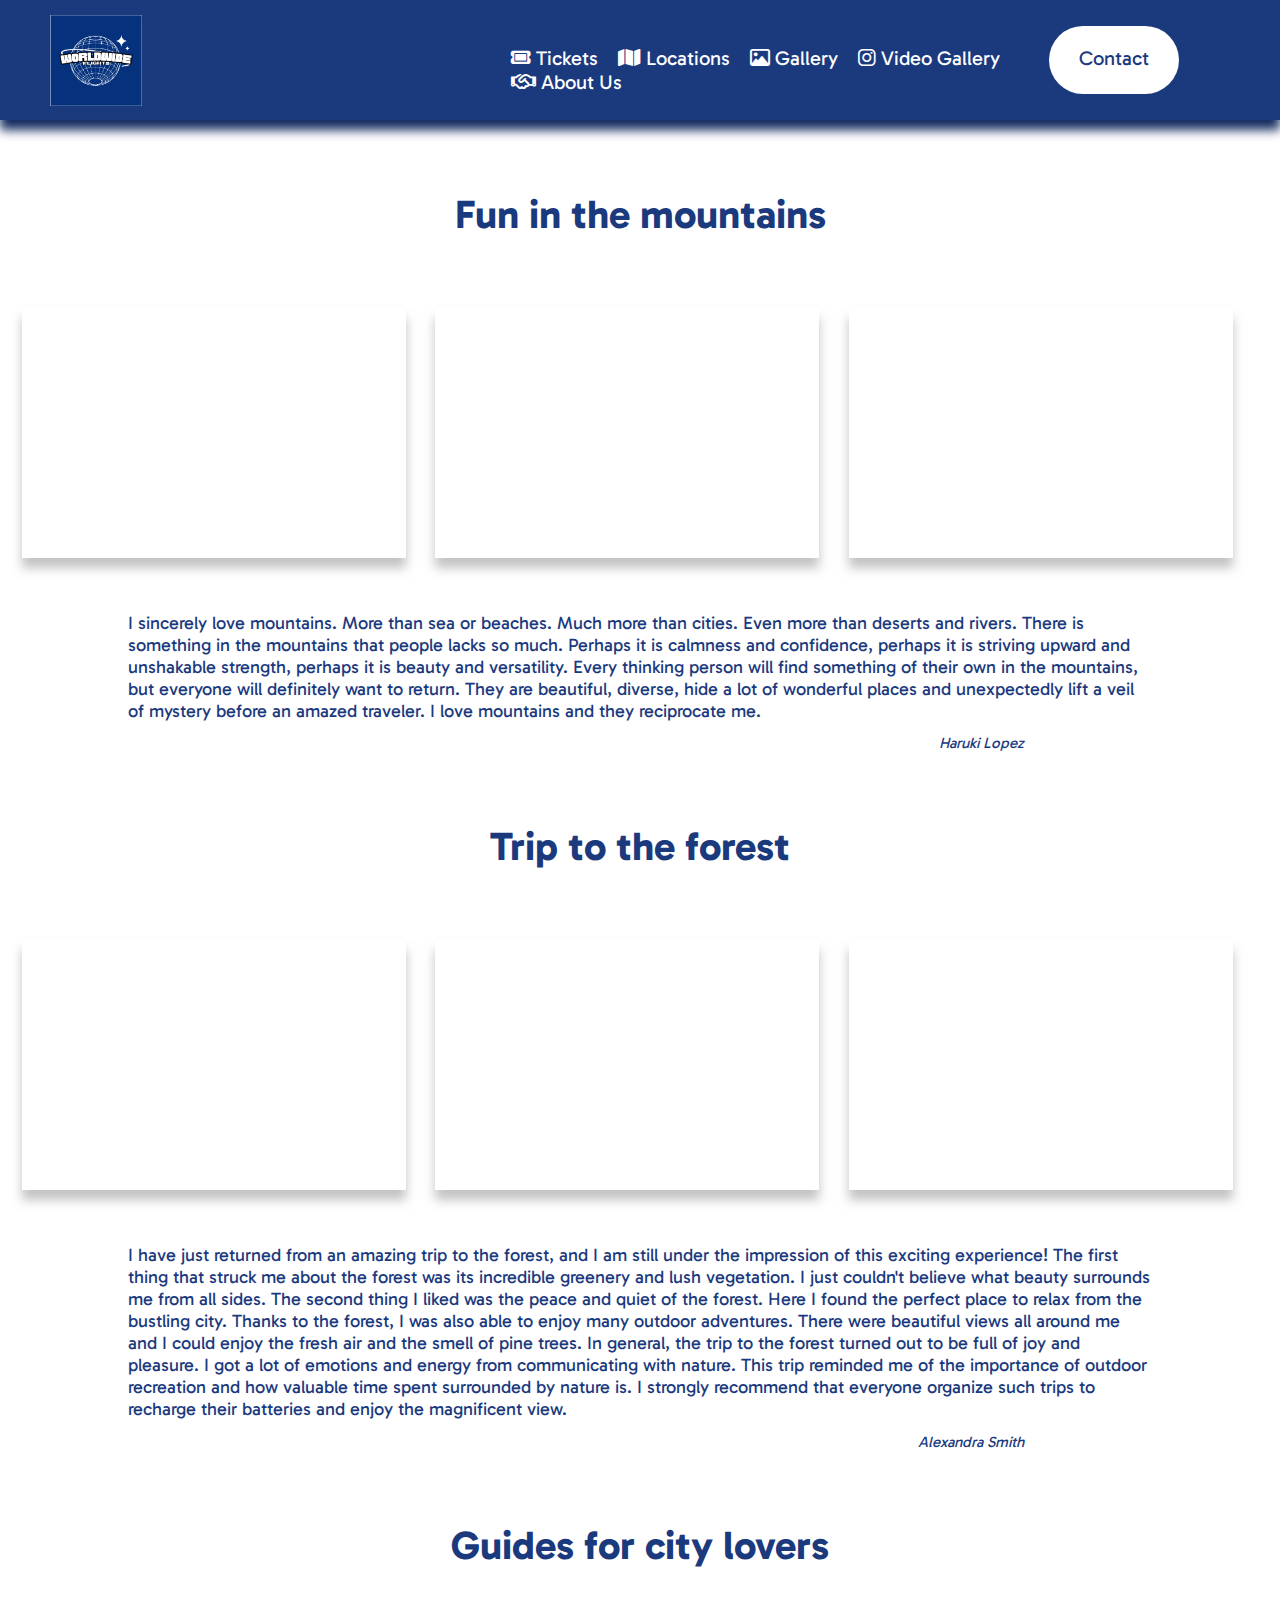
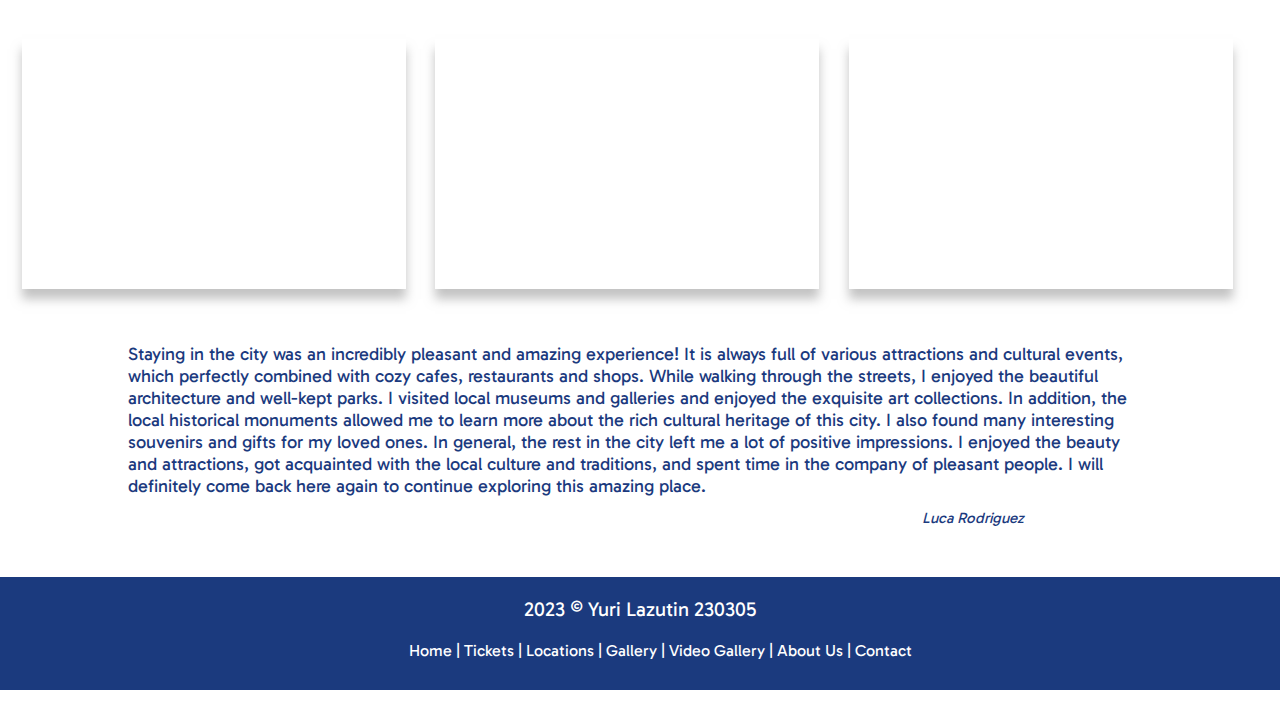
<file: Exam/video.html>
<!DOCTYPE html>
<html lang="en">

<head>
    <!-- USEFULL : 'cdnjs' 'font-awesome', 'W3C(cheking your site)', 'Animate.css', 'Bootsteps', 'Pexels'-->
    <meta charset="UTF-8">
    <meta name="viewport" content="width=device-width, initial-scale=1.0">
    <!-- FONTS -->
    <link href="https://fonts.googleapis.com/css2?family=Gabarito&display=swap" rel="stylesheet">
    <!-- ICONS -->
    <link rel="stylesheet" href="https://cdnjs.cloudflare.com/ajax/libs/font-awesome/6.4.2/css/all.min.css">
    <!-- CSS -->
    <link rel="stylesheet" href="styles/header-footer.css">
    <link rel="stylesheet" href="styles/style-video.css">
    <title>Video Gallery</title>
</head>

<body>
    <!-- HEADER -->
    <header>
        <a href="index.html"><img src="img/logo.jpg" alt="logo"></a>
        <nav>
            <ul>
                <a href="tickets.html">
                    <li><i class="fa-solid fa-ticket fa-sm"></i>Tickets</li>
                </a>
                <a href="locations.html">
                    <li><i class="fa-solid fa-map"></i>Locations</li>
                </a>
                <a href="gallery.html">
                    <li><i class="fa-regular fa-image"></i>Gallery</li>
                </a>
                <a href="video.html">
                    <li><i class="fa-brands fa-instagram"></i>Video Gallery</li>
                </a>
                <a href="about.html">
                    <li><i class="fa-regular fa-handshake"></i>About Us</li>
                </a>
            </ul>
            <a href="contact.html" class="contact">
                <p>Contact</p>
            </a>
        </nav>
    </header>
    <!-- END OF HEADER -->

    <!-- CONTENT -->
    <div class="wrapper">
        <!-- MOUNTAINS -->
        <div class="box">
            <h1>Fun in the mountains</h1>
            <div class="slide">
                <iframe src="https://www.youtube.com/embed/-cqZjLVlkM8?si=fKbSgoltfiBd4kE4" title="YouTube video player"
                    frameborder="0"
                    allow="accelerometer; autoplay; clipboard-write; encrypted-media; gyroscope; picture-in-picture; web-share"
                    allowfullscreen></iframe>
            </div>
            <div class="slide">
                <iframe src="https://www.youtube.com/embed/EqxqlIn-kY4?si=WcGN9rfk0U-JxNp9" title="YouTube video player"
                    frameborder="0"
                    allow="accelerometer; autoplay; clipboard-write; encrypted-media; gyroscope; picture-in-picture; web-share"
                    allowfullscreen></iframe>
            </div>
            <div class="slide">
                <iframe src="https://www.youtube.com/embed/7rQbYSC41Tk?si=V6mQ3mI590fcEV6o" title="YouTube video player"
                    frameborder="0"
                    allow="accelerometer; autoplay; clipboard-write; encrypted-media; gyroscope; picture-in-picture; web-share"
                    allowfullscreen></iframe>
            </div>
            <p>I sincerely love mountains. More than sea or beaches. Much more than cities. Even more than deserts and
                rivers. There is something in the mountains that people lacks so much. Perhaps it is calmness and
                confidence, perhaps it is striving upward and unshakable strength, perhaps it is beauty and versatility.
                Every thinking person will find something of their own in the mountains, but everyone will definitely
                want to return. They are beautiful, diverse, hide a lot of wonderful places and unexpectedly lift a veil
                of mystery before an amazed traveler. I love mountains and they reciprocate me.</p>
            <h2 class="author"><i>Haruki Lopez</i></h2>
        </div>
        <!-- END OF MOUNTAINS -->

        <!-- FOREST -->
        <div class="box">
            <h1>Trip to the forest </h1>
            <div class="slide">
                <iframe src="https://www.youtube.com/embed/oMUH86fEye0?si=ISjtKPXVD1aRfJeW" title="YouTube video player"
                    frameborder="0"
                    allow="accelerometer; autoplay; clipboard-write; encrypted-media; gyroscope; picture-in-picture; web-share"
                    allowfullscreen></iframe>
            </div>
            <div class="slide">
                <iframe src="https://www.youtube.com/embed/3t0Zax9d-Vw?si=-SdZYEtOpqOBAATn" title="YouTube video player"
                    frameborder="0"
                    allow="accelerometer; autoplay; clipboard-write; encrypted-media; gyroscope; picture-in-picture; web-share"
                    allowfullscreen></iframe>
            </div>
            <div class="slide">
                <iframe src="https://www.youtube.com/embed/Zz5R_453hp0?si=lishPgJIyfRA46sq" title="YouTube video player"
                    frameborder="0"
                    allow="accelerometer; autoplay; clipboard-write; encrypted-media; gyroscope; picture-in-picture; web-share"
                    allowfullscreen></iframe>
            </div>
            <p>I have just returned from an amazing trip to the forest, and I am still under the impression of this
                exciting experience! The first thing that struck me about the forest was its incredible greenery and
                lush vegetation. I just couldn't believe what beauty surrounds me from all sides. The second thing I
                liked was the peace and quiet of the forest. Here I found the perfect place to relax from the bustling
                city. Thanks to the forest, I was also able to enjoy many outdoor adventures. There were beautiful views
                all around me and I could enjoy the fresh air and the smell of pine trees. In general, the trip to the
                forest turned out to be full of joy and pleasure. I got a lot of emotions and energy from communicating
                with nature. This trip reminded me of the importance of outdoor recreation and how valuable time spent
                surrounded by nature is. I strongly recommend that everyone organize such trips to recharge their
                batteries and enjoy the magnificent view.</p>
            <h2 class="author"><i>Alexandra Smith</i></h2>
        </div>
        <!-- END OF FOREST -->

        <!-- CITY -->
        <div class="box">
            <h1>Guides for city lovers</h1>
            <div class="slide">
                <iframe src="https://www.youtube.com/embed/DEJx0CYrDHk?si=vwgng76QvPZWk2Ly" title="YouTube video player"
                    frameborder="0"
                    allow="accelerometer; autoplay; clipboard-write; encrypted-media; gyroscope; picture-in-picture; web-share"
                    allowfullscreen></iframe>
            </div>
            <div class="slide">
                <iframe src="https://www.youtube.com/embed/cS-hFKC_RKI?si=LiGk-aZbAInzL7_z" title="YouTube video player"
                    frameborder="0"
                    allow="accelerometer; autoplay; clipboard-write; encrypted-media; gyroscope; picture-in-picture; web-share"
                    allowfullscreen></iframe>
            </div>
            <div class="slide">
                <iframe src="https://www.youtube.com/embed/pnN2BNrSrXY?si=dfmPcZHYmZTKPfSs" title="YouTube video player"
                    frameborder="0"
                    allow="accelerometer; autoplay; clipboard-write; encrypted-media; gyroscope; picture-in-picture; web-share"
                    allowfullscreen></iframe>
            </div>
            <p>Staying in the city was an incredibly pleasant and amazing experience! It is always full of various
                attractions and cultural events, which perfectly combined with cozy cafes, restaurants and shops. While
                walking through the streets, I enjoyed the beautiful architecture and well-kept parks. I visited local
                museums and galleries and enjoyed the exquisite art collections. In addition, the local historical
                monuments allowed me to learn more about the rich cultural heritage of this city. I also found many
                interesting souvenirs and gifts for my loved ones. In general, the rest in the city left me a lot of
                positive impressions. I enjoyed the beauty and attractions, got acquainted with the local culture and
                traditions, and spent time in the company of pleasant people. I will definitely come back here again to
                continue exploring this amazing place.</p>
            <h2 class="author"><i>Luca Rodriguez</i></h2>
        </div>
        <!-- END OF CITY -->
    </div>
    <!-- END OF CONTENT -->

    <!-- FOOTER -->
    <footer>
        <p>2023 &copy; Yuri Lazutin 230305</p>
        <ul>
            <a href="index.html">
                <li>Home |</li>
            </a>
            <a href="tickets.html">
                <li>Tickets |</li>
            </a>
            <a href="locations.html">
                <li>Locations |</li>
            </a>
            <a href="gallery.html">
                <li>Gallery |</li>
            </a>
            <a href="video.html">
                <li>Video Gallery |</li>
            </a>
            <a href="about.html">
                <li>About Us |</li>
            </a>
            <a href="contact.html">
                <li>Contact</li>
            </a>
        </ul>
    </footer>
    <!-- END OF FOOTER -->

</body>

</html>
</file>
<file: Exam/styles/header-footer.css>
body {
    margin: 0;
    padding: 0;
    font-family: 'Gabarito', sans-serif;
}
/* 
---------------------------------------------------
HEADER
---------------------------------------------------
*/
header {
    width: 100%;
    height: 120px;
    background-color: #1b3a7e;
    display: flex;
    justify-content: space-between;
    align-items: center;
    box-shadow: 0 10px 10px #142c60;
}
header img {
    width: 18%;
    opacity: 1;
    padding: 5px 0 0 50px;
}
header img:hover {
    opacity: 0.9;
    transition: all 0.1s ease-out;
    transform: scale(1.05);
}
nav {
    display: flex;
    flex-flow: row nowrap;
    width: 80%;
}
nav ul {
    list-style: none;
    padding-left: 0;
    margin-bottom: 0;
    margin-top: 20px;
    width: 70%;
}
nav ul a {
    display: inline-block;
    text-decoration: none;
    color: white;
    margin-right: 3%;
    font-size: 20px;
}
nav ul a:hover {
    background-color: white;
    color: #1b3a7e;
    transition: all 0.1s ease-out;
    border-radius: 4px;
}
nav ul li i {
    margin-right: 5px;
}
.contact {
    text-decoration: none;
    border-radius: 50px;
    color: #1b3a7e;
    padding: 0 30px;
    background-color: white;
    font-size: 20px;
}
.contact:hover {
    transform: scale(1.05);
    transition: all 0.1s ease-out;
    box-shadow: 0 4px 6px rgba(127, 170, 235, 0.5);
}
/* 
---------------------------------------------------
FOOTER
---------------------------------------------------
*/
footer {
    text-align: center;
    background-color: #1b3a7e;
    margin-top: 50px;
}
footer p {
    font-size: 20px;
    color: white;
    padding-top: 20px;
}
footer ul {
    padding-bottom: 30px;
}
footer ul a {
    text-decoration: none;
    color: white;
    list-style: none;
    text-decoration: none;
    display: inline-block;
}
footer ul a:hover {
    transition: all 0.1s ease-out;
    transform: scale(1.01);
}
</file>
<file: Exam/styles/style-home.css>
.banner img {
    width: 100%;
}
/* 
INFORMATION
*/
.info {
    width: 90%;
    color: #1b3a7e;
    margin: 0 auto;
    text-align: center;
}

.info h1 {
    margin: 50px auto;
}

.info p {
    font-size: 20px;
    text-align: left;
}
/* 
PLUSES
*/
.pluses {
    display: inline-block;
    width: 20%;
    margin-right: 4%;
}

.pluses h2 i {
    margin-right: 2px;
}

.pluses p {
    text-align: center;
}
/* 
PARTNERS
*/
.partners {
    text-align: center;
    color: #1b3a7e;
}
.partners h1 {
    margin: 50px auto;
}
.name {
    display: inline-block;
    width: 30%;
    margin-right: 1%;
}
.name a {
    text-decoration: none;
    color: #1b3a7e;
}
.name a h2:hover {
    transform: scale(1.1);
    transition: all 0.1s ease-out;
}
.name img {
    width: 100%;
    box-shadow: 0 10px 10px rgba(135, 135, 135, 0.5);
    margin-bottom: 60px;
}
</file>
<file: Exam/styles/style-about.css>
.about {
    color: #1b3a7e;
    font-size: 80px;
    text-align: center;
    width: 100%;
    text-shadow: 0 4px 6px #142c60;
}

.who {
    margin: 0 auto;
    text-align: center;
    width: 60%;
    color: #1b3a7e;
}
.who p {
    font-size: 18px;
}
.who img {
    width: 100%;
    box-shadow: 0 10px 10px rgba(135, 135, 135, 0.5);
    border-radius: 20px;
}
.where {
    margin: 0 auto;
    text-align: center;
    width: 60%;
    color: #1b3a7e;
}
.where h1 {
    margin: 50px auto;
}
.where iframe {
    width: 100%;
    height: 500px;
    margin-bottom: 60px;
}
</file>
<file: Exam/styles/style-contact.css>
/* 
FORM
*/
.form {
    width: 60%;
    margin: 0 auto;
}
.form h1 {
    color: #1b3a7e;
    text-align: center;
    margin: 70px 0;
    font-size: 40px;
}
.error input {
    border: red solid;
}
.error-label {
    color: red;
    display: block;
    margin-bottom: 20px;
}
.area, .name, .email {
    font-size: 18px;
    font-family: fantasy;
    margin-bottom: 10px;
    margin-right: 2%;
    border-radius: 10px;
    padding: 5px
}
.submit {
    background-color: orangered;
    border-radius: 100px;
    border: orangered;
    padding: 0 10px;
    color: white;
    display: block;
    font-size: 20px;
    cursor: pointer;
}
.submit:hover {
    color: #1b3a7e;
    box-shadow: 0 4px 6px rgb(250, 90, 30);
    transition: all 0.2s ease-out;
}
.form form {
    margin: 0 auto;
}
/* QUESTIONS */
.most {
    margin: 0 auto;
    width: 60%;
    color: #1b3a7e;
}
.most h1 {
    text-align: center;
}
.button {
    color: #1b3a7e;
    border-style: none;
    background-color: white;
    font-size: 14px;
    cursor: pointer;
    font-weight: lighter;
}
.button h2 {
    text-align: center;
    padding: 5px;
}
.active, .button:hover {
    background-color: #1b3a7e;
    color: white;
    transition: all 0.2s ease-out;
    border-radius: 10px;
}
.content {
    max-height: 0;
    transition: all 1.1s ease;
    overflow: hidden;
}
.content ul {
    list-style: circle;
}
.content p, .content ul li {
    font-size: 18px;
}
.content a {
    color: #1b3a7e;
}
</file>
<file: Exam/styles/style-gallery.css>
/* 
FIRST
*/
.flight {
    width: 50%;
    margin: 0 auto;
    position: relative;
}
.flight h1 {
    margin: 70px auto;
    color: #1b3a7e;
    font-size: 40px;
    text-align: center;
}
.flight i {
    text-align: center;
    background-color: #1b3a7e;
    color: white;
    width: 40px;
    height: 40px;
    line-height: 40px;
    border-radius: 50%;
    cursor: pointer;
    font-size: 24px;
    position: absolute;
    transform: translateY(50%);
    top: 50%;
}
.relax {
    width: 50%;
    margin: 0 auto;
    position: relative;
}
.relax h1 {
    margin: 70px auto;
    color: #1b3a7e;
    font-size: 40px;
    text-align: center;
}
.relax i {
    text-align: center;
    background-color: #1b3a7e;
    color: white;
    width: 40px;
    height: 40px;
    line-height: 40px;
    border-radius: 50%;
    cursor: pointer;
    font-size: 24px;
    position: absolute;
    transform: translateY(50%);
    top: 50%;
}
.one {
    left: -20px;
}
.two {
    right: -20px
}
.slider {
    display: flex;
    align-items: center;
    white-space: nowrap;
    cursor: pointer;
    overflow: hidden;
    scroll-behavior: smooth;
}
.slider img {
    width: 100%;
    object-fit: cover;
    margin-right: 15px;
}
.slider img:last-child {
    margin-right: 0;
}
.movement {
    scroll-behavior: auto;
    cursor: grab;
}
.movement img {
    pointer-events: none;
}
/* 
SECOND
*/
.slider_1 {
    display: flex;
    align-items: center;
    white-space: nowrap;
    cursor: pointer;
    overflow: hidden;
    scroll-behavior: smooth;
}
.slider_1 img {
    width: 100%;
    object-fit: cover;
    margin-right: 15px;
}
.slider_1 img:last-child {
    margin-right: 0;
}
.movement_1 {
    scroll-behavior: auto;
    cursor: grab;
}
.movement_1 img {
    pointer-events: none;
}
.three {
    left: -20px;
}
.four {
    right: -20px;
}
</file>
<file: Exam/styles/style-locations.css>
/* 
MOST
*/
.best {
    text-align: center;
}
.best h1 {
    color: #1b3a7e;
    margin: 70px 0;
    font-size: 40px;
}
.places {
    display: inline-block;
    width: 30%;
    margin-right: 1%;
    margin-bottom: 1%;
    position: relative;
}
.places img {
    width: 100%;
    box-shadow: 0 10px 10px rgba(135, 135, 135, 0.5);
}
.places img:hover {
    transform: scale(1.05);
    transition: all 0.2s ease-in-out;
}
.places p {
    background-color: #1b3a7e;
    color: white;
    position: absolute;
    font-size: 22px;
}
/* 
MORE INFO
*/
.more-info {
    width: 70%;
    margin: 0 auto;
    background-color: rgb(222, 222, 222);
}
.more-info h2 {
    text-align: center;
    color: #1b3a7e;
    background-color: white;
    margin-top: 50px;
    padding-bottom: 50px;
}
.button {
    color: #1b3a7e;
    border-style: none;
    background-color: rgb(222, 222, 222);
    font-size: 20px;
    cursor: pointer;
    padding: 10px;
}
.active, .country button:hover {
    background-color: #1b3a7e;
    color: white;
    border-radius: 30px;
    transition: all 0.1s ease-out;
}
.column {
    display: flex;
    flex-wrap: wrap;
    flex-direction: row;
    justify-content: space-between;
    align-items: flex-start;
}
.country {
    flex-basis: calc(50% - 20px);
    width: 50%;
}
.country h3 {
    color: #1b3a7e;
    font-size: 22px;
    margin-bottom: 10px;
    padding: 0 10px;
}
.content {
    max-height: 0;
    transition: all 1.1s ease;
    overflow: hidden;
    padding: 0 10px;
}
.content p {
    color: #1b3a7e;
    font-size: 20px;
    margin-right: 1%;
    border-radius: 100px;
    border: 1px #1b3a7e solid;
    padding: 0 10px;
    display: inline-block;
}
.content p a {
    text-decoration: none;
    color: #1b3a7e;
}
</file>
<file: Exam/styles/style-tickets.css>
/* 
FILTER
*/
.list {
    margin: 70px auto;
    text-align: center;
    color: #1b3a7e;
    display: flex;
    justify-content: space-between;
    width: 50%;
    list-style: none;
    font-size: 22px;
}
.list-item {
    cursor: pointer;
}
.ticket {
    display: flex;
    margin: 70px auto;
    color: #1b3a7e;
    width: 800px;
    border-radius: 30px;
    box-shadow: 0 10px 10px rgba(135, 135, 135, 0.5);
    border: rgba(135, 135, 135, 0.2) solid;
}
.active {
    color: white;
    background-color: #1b3a7e;
    transition: all 0.3s;
    border-radius: 10px;
    transform: scale(1.05);
    padding: 0 5px;
}
/* 
TICKET
*/
.left-part {
    width: 30%;
    text-align: center;
    border-right: rgba(100, 100, 100, 0.2) solid;
}
.left-part h1 {
    font-size: 24px;
    font-weight: 600;
}
.left-part button {
    background-color: orangered;
    color: #1b3a7e;
    border-radius: 10px;
    margin: 20px 0;
    padding: 5px 15px;
    font-size: 20px;
    cursor: pointer;
}
.right-part {
    width: 70%;
    display: flex;
    justify-content: space-between;
}
.time {
    padding: 0 20px;
    padding-top: 45px;
}
.time p {
    margin: 0;
}
.arrow {
    width: 20%;
    margin-top: 100px;
}
.arrow img {
    width: 100%;
}
.border {
    border-left: rgba(100, 100, 100, 0.2) solid;
}
/* 
CHECKBOX
*/
.label {
    display: inline-block;
    border: 1px #1b3a7e solid;
    border-radius: 10px;
    padding: 5px;
}
.label h2 {
    font-size: 18px;
    font-weight: 400;
}
.check {
    position: absolute;
    opacity: 0;
    width: 0;
    height: 0;
    appearance: none;
}
.name {
    display: inline-block;
    position: relative;
    font-size: 18px;
    padding: 5px;
    padding-left: 60px;
}
.name::before {
    display: block;
    content: "";
    position: absolute;
    left: 0;
    top: 0;
    width: 50px;
    height: 30px;
    background-color: rgb(220, 220, 220);
    border-radius: 15px;
    transition: background-color 0.2s;
}
.name::after {
    display: block;
    content: "";
    position: absolute;
    width: 25px;
    height: 25px;
    border-radius: 15px;
    background-color: white;
    top: 3px;
    left: 3px;
    transition: background-color 0.2s, left 0.2s;
}
.check:checked + .name::before {
    background-color: #1b3a7e;
}
.check:checked + .name::after {
    left: 22px;
}
</file>
<file: Exam/styles/style-video.css>
.wrapper {
    margin: 0 auto;
    color: #1b3a7e;
    text-align: center;
    width: 100%;
}
.slide {
    display: inline-block;
    margin-right: 2%;
    width: 30%;
}
.slide iframe {
    width: 100%;
    height: 250px;
    box-shadow: 0 10px 10px rgba(135, 135, 135, 0.5);
}
.box h1 {
    margin: 70px 0;
    font-size: 40px;
}
.box p {
    text-align: left;
    margin: 0 auto;
    width: 80%;
    margin-top: 50px;
    font-size: 18px;
}
.author {
    text-align: right;
    width: 80%;
    font-size: 15px;
    font-weight: 100;
    margin-bottom: 50px;
}
</file>
